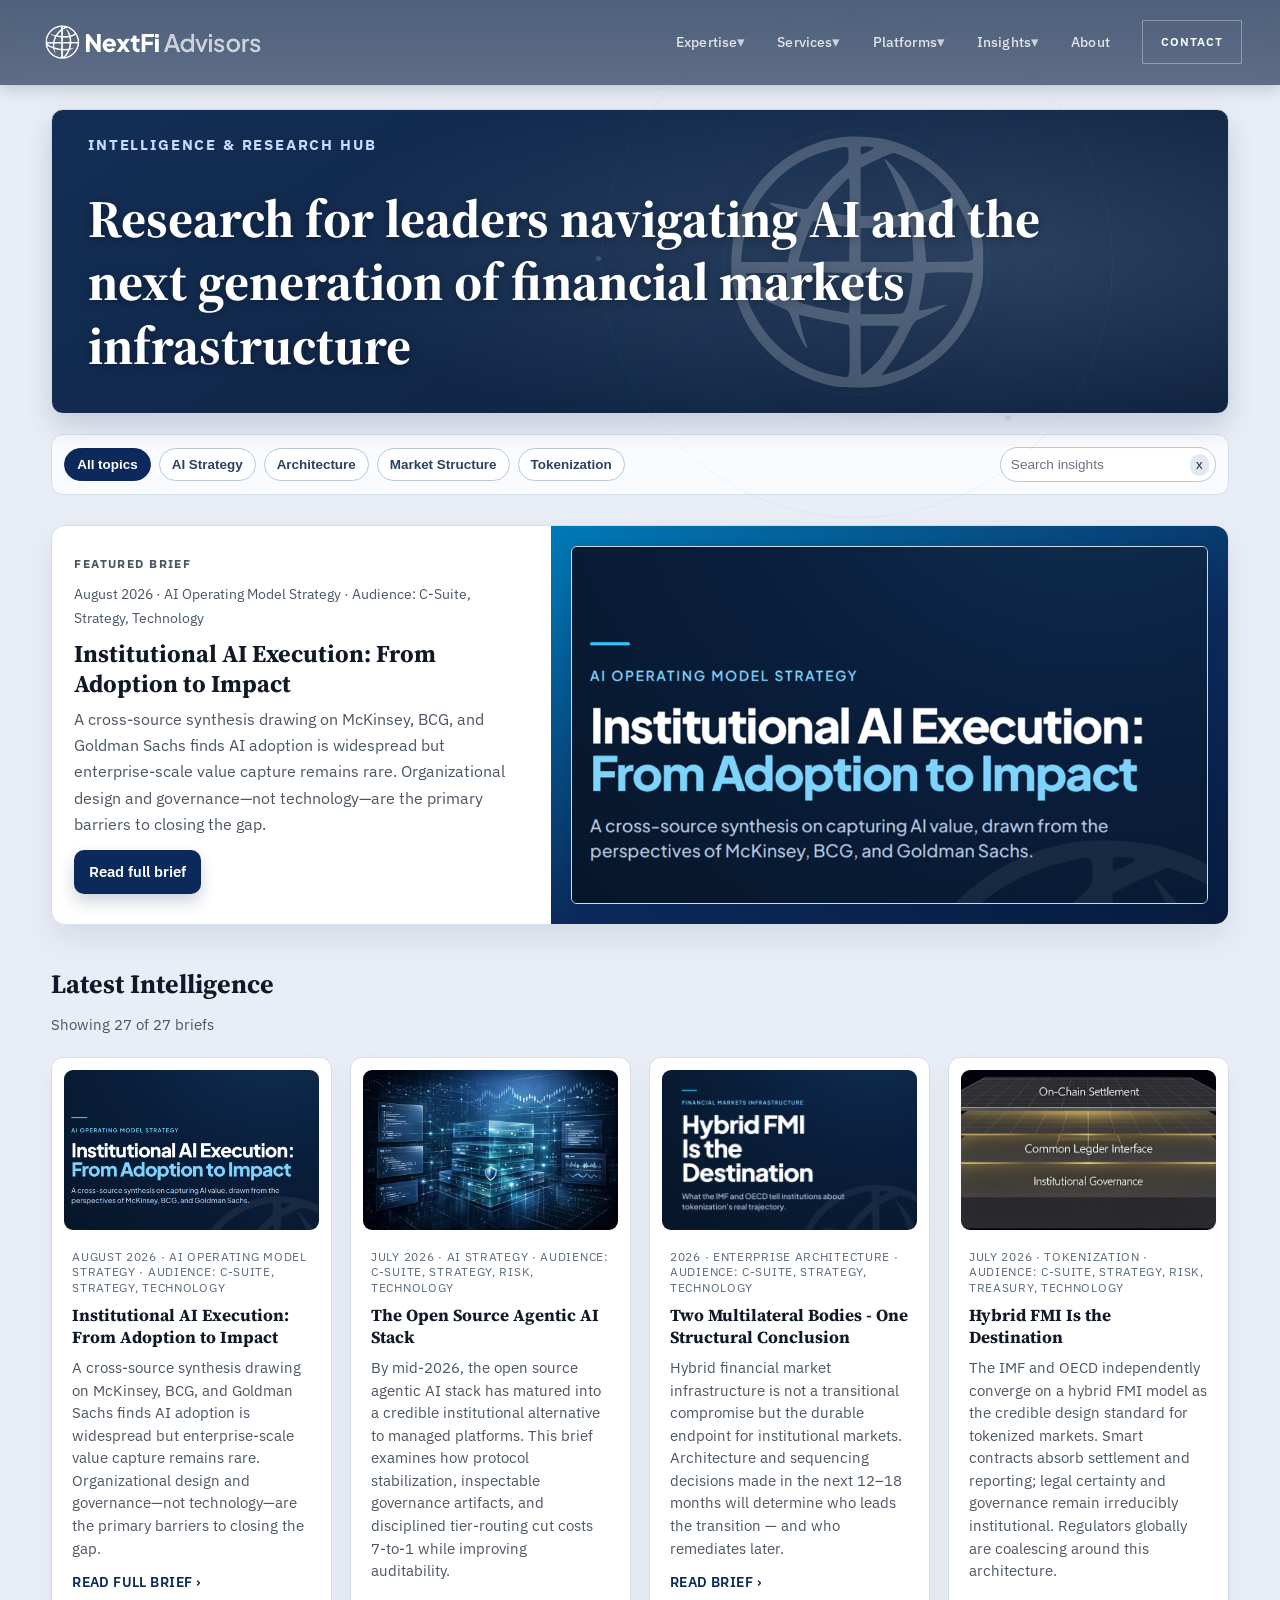
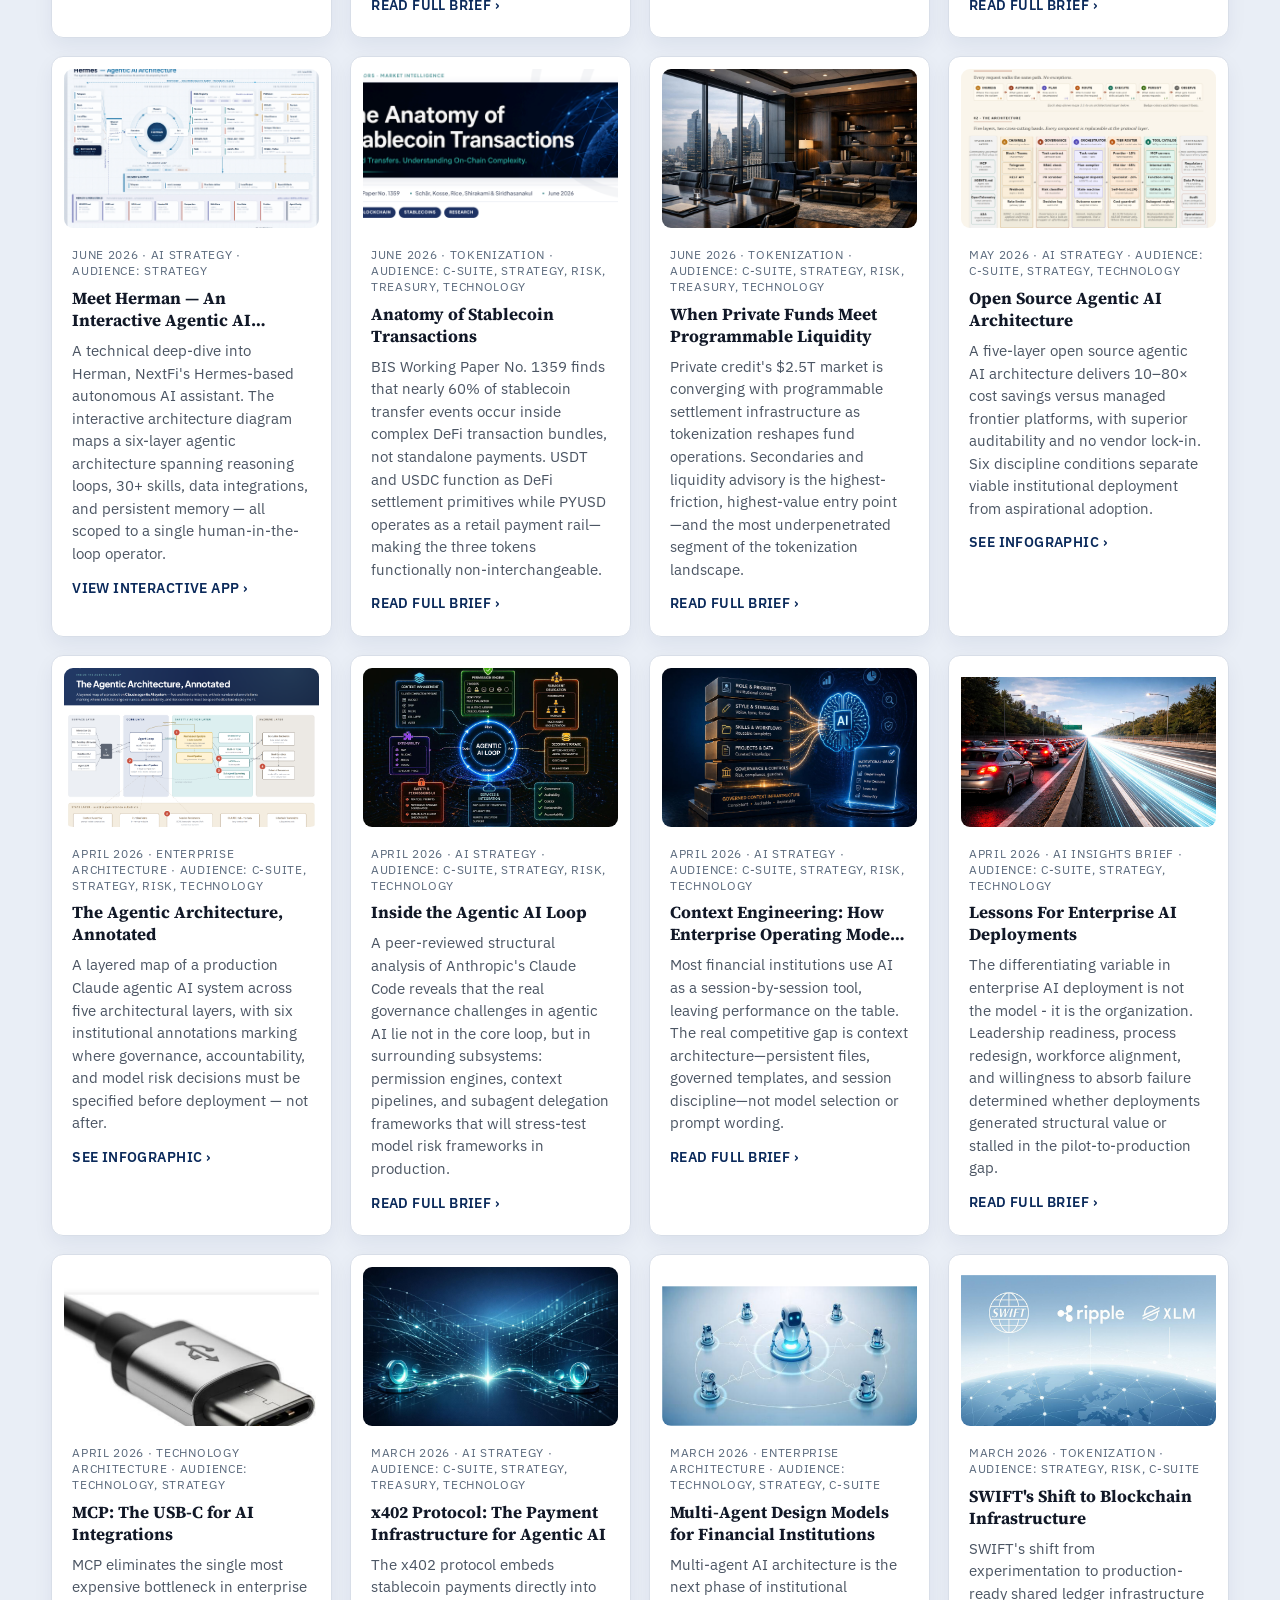
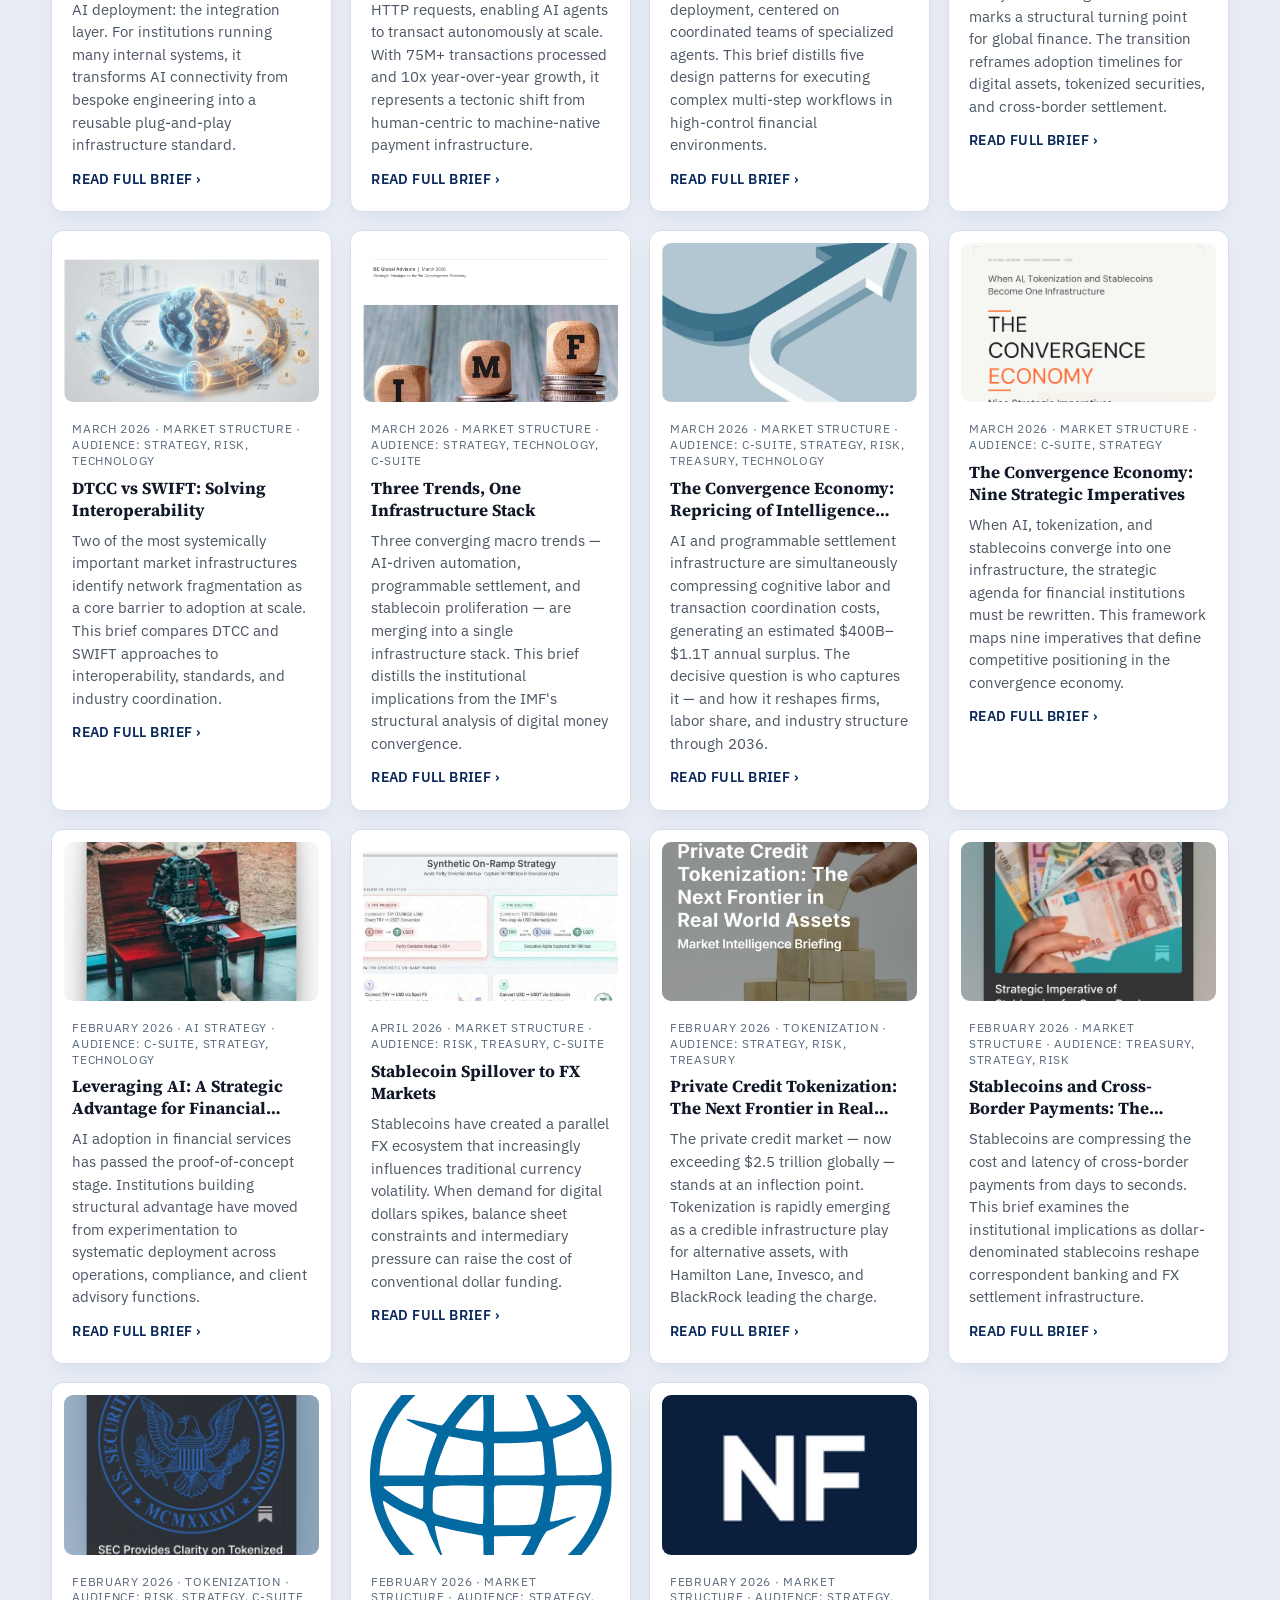
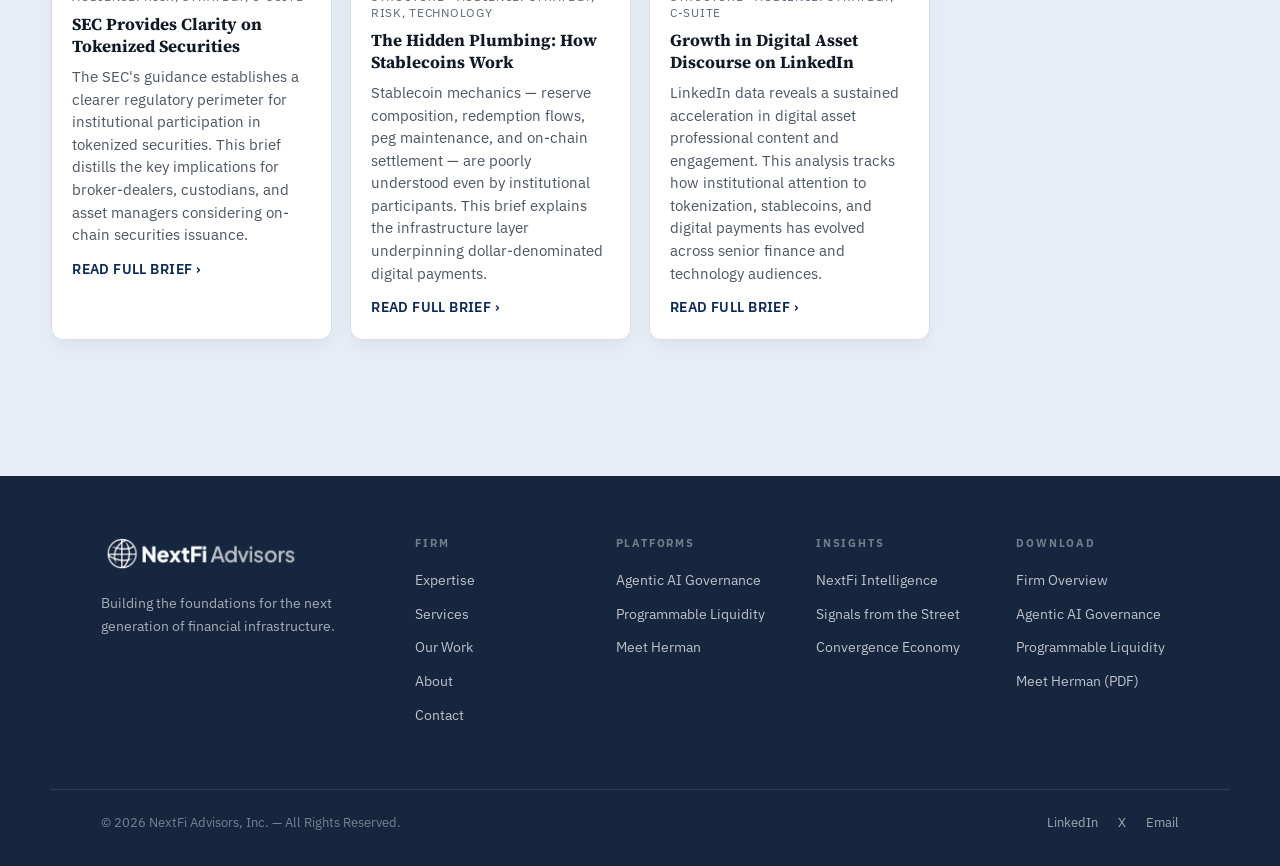
<file: index.html>
<!doctype html>
<html lang="en">
<head>
  <meta charset="utf-8" />
<!-- Google tag (gtag.js) -->
<script async src="https://www.googletagmanager.com/gtag/js?id=G-J8Z8PKZL3N"></script>
<script>
  window.dataLayer = window.dataLayer || [];
  function gtag(){dataLayer.push(arguments);}
  gtag('js', new Date());

  gtag('config', 'G-J8Z8PKZL3N');
</script>

  <meta name="viewport" content="width=device-width, initial-scale=1" />
  <title>NextFi Intelligence</title>
  <meta name="description" content="Research and intelligence briefs for leaders navigating AI, tokenization, and modern financial infrastructure." />
  <link rel="icon" type="image/png" href="assets/favicons/globe-navy.png" />
  <link rel="shortcut icon" type="image/png" href="assets/favicons/globe-navy.png" />
  <link rel="apple-touch-icon" href="assets/favicons/apple-touch-icon.png" />
  <link rel="preconnect" href="https://fonts.googleapis.com" />
  <link rel="preconnect" href="https://fonts.gstatic.com" crossorigin />
  <link href="https://fonts.googleapis.com/css2?family=IBM+Plex+Sans:wght@400;500;600;700&family=Source+Serif+4:opsz,wght@8..60,500;8..60,600;8..60,700&display=swap" rel="stylesheet" />
  <link rel="stylesheet" href="styles.css" />
  <script src="scripts/nav-parallax.js" defer></script>
  <script src="scripts/hub.js" defer></script>
</head>
<body>
  <header class="topbar" aria-label="Primary">
      <a class="brand" href="https://nextfiadvisors.com/" aria-label="NextFi Advisors home">
        <img src="assets/logo-reversed.png" alt="NextFi Advisors" />
      </a>
      <button class="mobile-nav-toggle" type="button" aria-label="Toggle menu" aria-expanded="false" aria-controls="primary-mobile-nav">
        <span class="mobile-nav-toggle-label">Menu</span>
      </button>
  <!-- PRIMARY-NAV-LEFT-START -->
      <nav id="primary-mobile-nav" class="nav nav-right" aria-label="Primary navigation">
        <div class="nav-item has-dropdown">
  <a href="https://nextfiadvisors.com/#work">Expertise</a>
  <ul class="nav-dropdown">
      <li><a href="https://nextfiadvisors.com/#expertise">Artificial Intelligence</a></li>
      <li><a href="https://nextfiadvisors.com/#expertise">Digital Assets &amp; Tokenization</a></li>
      <li><a href="https://nextfiadvisors.com/#work">Our Work</a></li>
      <li><a href="https://nextfiadvisors.com/our-work">Case Studies</a></li>
  </ul>
</div>
        <div class="nav-item has-dropdown">
  <a href="https://nextfiadvisors.com/#services">Services</a>
  <ul class="nav-dropdown">
      <li><a href="https://nextfiadvisors.com/#svc-01">Operating Model Strategy &amp; Design</a></li>
      <li><a href="https://nextfiadvisors.com/#svc-02">Enterprise Infrastructure</a></li>
      <li><a href="https://nextfiadvisors.com/#svc-03">Digital Assets &amp; DeFi Technology</a></li>
      <li><a href="https://nextfiadvisors.com/#svc-04">Program Leadership &amp; Execution</a></li>
  </ul>
</div>
        <div class="nav-item has-dropdown">
  <a href="https://nextfiadvisors.com/">Platforms</a>
  <ul class="nav-dropdown">
      <li><a href="https://agentic.nextfiadvisors.com/">Agentic AI Governance Review</a></li>
      <li><a href="https://nextfiadvisors.com/programmable-liquidity">Programmable Liquidity</a></li>
      <li><a href="https://nextfiadvisors.com/meet-herman/">Meet Herman</a></li>
  </ul>
</div>
        <div class="nav-item has-dropdown">
  <a href="index.html">Insights</a>
  <ul class="nav-dropdown nav-section-links">
      <li><a href="index.html">NextFi Intelligence</a></li>
      <li><a href="https://streetsignals.nextfiadvisors.com">Signals from the Street</a></li>
      <li><a href="https://thedisplacement.ai/">Convergence Economy</a></li>
  </ul>
</div>
  <a href="https://nextfiadvisors.com/#about">About</a>
  <a class="nav-cta" href="https://nextfiadvisors.com/#contact">Contact</a>
  <!-- PRIMARY-RIGHT-LINKS-START -->

<!-- PRIMARY-RIGHT-LINKS-END -->
</nav>
<!-- PRIMARY-NAV-LEFT-END -->
  </header>

  <main class="container">
    <section class="page-hero" aria-label="Page header">
      <div class="hero-copy">
        <p class="kicker">Intelligence &amp; Research Hub</p>
        <h1>Research for leaders navigating AI and the next generation of financial markets infrastructure</h1>
      </div>
      <div class="hero-visual" aria-hidden="true">
        <div class="globe-stage">
          <span class="ring r1"></span>
          <span class="ring r2"></span>
          <span class="ring r3"></span>
          <span class="spin">
            <span class="dot d1"></span>
            <span class="dot d2"></span>
            <span class="dot d3"></span>
          </span>
          <img class="globe-img" src="assets/hero/globe-white.svg" alt="" />
        </div>
      </div>
    </section>

    <section class="controls controls-top" aria-label="Topic filter and search">
      <div class="controls-toolbar">
        <div class="topic-pills" role="group" aria-label="Filter by topic">
          <button class="topic-pill active" type="button" data-topic-filter="all" aria-pressed="true">All topics</button>
          <button class="topic-pill" type="button" data-topic-filter="ai-strategy" aria-pressed="false">AI Strategy</button>
          <button class="topic-pill" type="button" data-topic-filter="enterprise-architecture" aria-pressed="false">Architecture</button>
          <button class="topic-pill" type="button" data-topic-filter="market-structure" aria-pressed="false">Market Structure</button>
          <button class="topic-pill" type="button" data-topic-filter="tokenization" aria-pressed="false">Tokenization</button>
        </div>
        <div class="nav-search controls-search">
          <label for="report-search" class="sr-only">Search reports</label>
          <input id="report-search" class="nav-search-input" type="search" placeholder="Search insights" aria-describedby="results-count" />
          <button id="clear-search" type="button" class="nav-clear-btn" aria-label="Clear search">x</button>
        </div>
      </div>
    </section>

                                                                                                                                                                                                                                        <article id="featured-brief" class="featured" aria-labelledby="featured-title" data-topic="ai-strategy" data-type="featured-brief" data-audience="c-suite,strategy,technology" data-title="Institutional AI Execution: From Adoption to Impact" data-summary="A cross-source synthesis drawing on McKinsey, BCG, and Goldman Sachs finds AI adoption is widespread but enterprise-scale value capture remains rare. Organizational design and governance—not technology—are the primary barriers to closing the gap.">
      <div class="featured-copy">
        <p class="kicker">Featured Brief</p>
        <p class="meta">August 2026 · AI Operating Model Strategy · Audience: C-Suite, Strategy, Technology</p>
        <h2 id="featured-title">Institutional AI Execution: From Adoption to Impact</h2>
        <p>A cross-source synthesis drawing on McKinsey, BCG, and Goldman Sachs finds AI adoption is widespread but enterprise-scale value capture remains rare. Organizational design and governance—not technology—are the primary barriers to closing the gap.</p>
        <div class="btn-group">
          <a class="btn" href="reports/institutional-ai-execution-from-adoption-to-impact.pdf" target="_blank" rel="noopener noreferrer">Read full brief</a>
        </div>
      </div>
      <div class="featured-panel">
        <figure class="featured-media">
          <img src="assets/report-covers/institutional-ai-execution-from-adoption-to-impact-thumb.png" alt="Cover of Institutional AI Execution: From Adoption to Impact" loading="lazy" />
          <figcaption>Featured brief cover</figcaption>
        </figure>
      </div>
    </article>
    <p id="featured-hidden-note" class="featured-hidden-note hidden">Featured brief is hidden because it does not match your current search/filter criteria.</p>

    <section aria-labelledby="latest-title">
      <div class="section-head">
        <h2 id="latest-title">Latest Intelligence</h2>
      </div>

      <p id="results-count" class="results-count" aria-live="polite">Showing 15 of 15 briefs</p>

      <div class="cards" id="report-cards">
        <article class="card" data-topic="ai-strategy" data-type="featured-brief" data-audience="c-suite,strategy,technology" data-title="Institutional AI Execution: From Adoption to Impact" data-summary="A cross-source synthesis drawing on McKinsey, BCG, and Goldman Sachs finds AI adoption is widespread but enterprise-scale value capture remains rare. Organizational design and governance—not technology—are the primary barriers to closing the gap.">
  <figure class="card-media">
    <img src="assets/report-covers/institutional-ai-execution-from-adoption-to-impact-thumb.png" alt="Cover of Institutional AI Execution: From Adoption to Impact" loading="lazy" />
  </figure>
  <div class="card-body">
    <p class="meta">August 2026 · AI Operating Model Strategy · Audience: C-Suite, Strategy, Technology</p>
    <h3>Institutional AI Execution: From Adoption to Impact</h3>
    <p>A cross-source synthesis drawing on McKinsey, BCG, and Goldman Sachs finds AI adoption is widespread but enterprise-scale value capture remains rare. Organizational design and governance—not technology—are the primary barriers to closing the gap.</p>
    <a href="reports/institutional-ai-execution-from-adoption-to-impact.pdf" target="_blank" rel="noopener noreferrer">Read full brief</a>
  </div>
</article>

        <article class="card" data-topic="ai-strategy,enterprise-architecture" data-type="featured-brief" data-audience="c-suite,strategy,risk,technology" data-title="The Open Source Agentic AI Stack" data-summary="By mid-2026, the open source agentic AI stack has matured into a credible institutional alternative to managed platforms. This brief examines how protocol stabilization, inspectable governance artifacts, and disciplined tier-routing cut costs 7-to-1 while improving auditability.">
  <figure class="card-media">
    <img src="assets/report-covers/the-open-source-agentic-ai-stack-thumb.png" alt="Cover of The Open Source Agentic AI Stack" loading="lazy" />
  </figure>
  <div class="card-body">
    <p class="meta">July 2026 · AI Strategy · Audience: C-Suite, Strategy, Risk, Technology</p>
    <h3>The Open Source Agentic AI Stack</h3>
    <p>By mid-2026, the open source agentic AI stack has matured into a credible institutional alternative to managed platforms. This brief examines how protocol stabilization, inspectable governance artifacts, and disciplined tier-routing cut costs 7-to-1 while improving auditability.</p>
    <a href="reports/the-open-source-agentic-ai-stack.pdf" target="_blank" rel="noopener noreferrer">Read full brief</a>
  </div>
</article>
        <article class="card" data-topic="market-structure,tokenization,enterprise-architecture" data-type="featured-brief" data-audience="c-suite,strategy,technology" data-title="Two Multilateral Bodies - One Structural Conclusion" data-summary="Hybrid financial market infrastructure is not a transitional compromise but the durable endpoint for institutional markets. Architecture and sequencing decisions made in the next 12–18 months will determine who leads the transition — and who remediates later.">
  <figure class="card-media">
    <img src="assets/report-covers/two-multilateral-bodies-one-structural-conclusion-thumb.png" alt="Cover Two Multilateral Bodies - One Structural Conclusion" loading="lazy" />
  </figure>
  <div class="card-body">
    <p class="meta">2026 · Enterprise Architecture · Audience: C-Suite, Strategy, Technology</p>
    <h3>Two Multilateral Bodies - One Structural Conclusion</h3>
    <p>Hybrid financial market infrastructure is not a transitional compromise but the durable endpoint for institutional markets. Architecture and sequencing decisions made in the next 12–18 months will determine who leads the transition — and who remediates later.</p>
    <a href="reports/two-multilateral-bodies-one-structural-conclusion.html" target="_blank" rel="noopener noreferrer">Read brief</a>
  </div>
</article>
        <article class="card" data-topic="enterprise-architecture,market-structure,tokenization" data-type="market-note" data-audience="c-suite,strategy,risk,treasury,technology" data-title="Hybrid FMI Is the Destination" data-summary="The IMF and OECD independently converge on a hybrid FMI model as the credible design standard for tokenized markets. Smart contracts absorb settlement and reporting; legal certainty and governance remain irreducibly institutional. Regulators globally are coalescing around this architecture.">
  <figure class="card-media">
    <img src="assets/report-covers/hybrid-fmi-is-the-destination-thumb.png" alt="Cover of Hybrid FMI Is the Destination" loading="lazy" />
  </figure>
  <div class="card-body">
    <p class="meta">July 2026 · Tokenization · Audience: C-Suite, Strategy, Risk, Treasury, Technology</p>
    <h3>Hybrid FMI Is the Destination</h3>
    <p>The IMF and OECD independently converge on a hybrid FMI model as the credible design standard for tokenized markets. Smart contracts absorb settlement and reporting; legal certainty and governance remain irreducibly institutional. Regulators globally are coalescing around this architecture.</p>
    <a href="reports/hybrid-fmi-is-the-destination.pdf" target="_blank" rel="noopener noreferrer">Read full brief</a>
  </div>
</article>
        <article class="card" data-topic="ai-strategy,market-structure" data-type="featured-brief" data-audience="strategy" data-title="Meet Herman — An Interactive Agentic AI Architecture Explainer" data-summary="A technical deep-dive into Herman, NextFi&#x27;s Hermes-based autonomous AI assistant. The interactive architecture diagram maps a six-layer agentic architecture spanning reasoning loops, 30+ skills, data integrations, and persistent memory — all scoped to a single human-in-the-loop operator.">
  <figure class="card-media">
    <img src="assets/report-covers/meet-herman-thumb.png" alt="Cover of Meet Herman" loading="lazy" />
  </figure>
  <div class="card-body">
    <p class="meta">June 2026 · AI Strategy · Audience: Strategy</p>
    <h3>Meet Herman — An Interactive Agentic AI Architecture Explainer</h3>
    <p>A technical deep-dive into Herman, NextFi's Hermes-based autonomous AI assistant. The interactive architecture diagram maps a six-layer agentic architecture spanning reasoning loops, 30+ skills, data integrations, and persistent memory — all scoped to a single human-in-the-loop operator.</p>
    <a href="https://nextfiadvisors.com/meet-herman/" target="_blank" rel="noopener noreferrer">View Interactive App</a>
  </div>
</article>
        <article class="card" data-topic="market-structure,tokenization" data-type="insight-brief" data-audience="c-suite,strategy,risk,treasury,technology" data-title="Anatomy of Stablecoin Transactions" data-summary="BIS Working Paper No. 1359 finds that nearly 60% of stablecoin transfer events occur inside complex DeFi transaction bundles, not standalone payments. USDT and USDC function as DeFi settlement primitives while PYUSD operates as a retail payment rail—making the three tokens functionally non-interchangeable.">
  <figure class="card-media">
    <img src="assets/report-covers/anatomy-of-stablecoin-transactions-thumb.png" alt="Cover of Anatomy of Stablecoin Transactions" loading="lazy" />
  </figure>
  <div class="card-body">
    <p class="meta">June 2026 · Tokenization · Audience: C-Suite, Strategy, Risk, Treasury, Technology</p>
    <h3>Anatomy of Stablecoin Transactions</h3>
    <p>BIS Working Paper No. 1359 finds that nearly 60% of stablecoin transfer events occur inside complex DeFi transaction bundles, not standalone payments. USDT and USDC function as DeFi settlement primitives while PYUSD operates as a retail payment rail—making the three tokens functionally non-interchangeable.</p>
    <a href="reports/anatomy-of-stablecoin-transactions.pdf" target="_blank" rel="noopener noreferrer">Read full brief</a>
  </div>
</article>
        <article class="card" data-topic="market-structure,tokenization" data-type="featured-brief" data-audience="c-suite,strategy,risk,treasury,technology" data-title="When Private Funds Meet Programmable Liquidity" data-summary="Private credit&#x27;s $2.5T market is converging with programmable settlement infrastructure as tokenization reshapes fund operations. Secondaries and liquidity advisory is the highest-friction, highest-value entry point—and the most underpenetrated segment of the tokenization landscape.">
  <figure class="card-media">
    <img src="assets/report-covers/when-private-funds-meet-programmable-liquidity-thumb.png" alt="Cover of When Private Funds Meet Programmable Liquidity" loading="lazy" />
  </figure>
  <div class="card-body">
    <p class="meta">June 2026 · Tokenization · Audience: c-suite, strategy, risk, treasury, technology</p>
    <h3>When Private Funds Meet Programmable Liquidity</h3>
    <p>Private credit's $2.5T market is converging with programmable settlement infrastructure as tokenization reshapes fund operations. Secondaries and liquidity advisory is the highest-friction, highest-value entry point—and the most underpenetrated segment of the tokenization landscape.</p>
    <a href="reports/when-private-funds-meet-programmable-liquidity.pdf" target="_blank" rel="noopener noreferrer">Read full brief</a>
  </div>
</article>
        <article class="card" data-topic="ai-strategy,enterprise-architecture" data-type="insight-brief" data-audience="c-suite,strategy,technology" data-title="Open Source Agentic AI Architecture" data-summary="A five-layer open source agentic AI architecture delivers 10–80× cost savings versus managed frontier platforms, with superior auditability and no vendor lock-in. Six discipline conditions separate viable institutional deployment from aspirational adoption.">
  <figure class="card-media">
    <img src="assets/report-covers/open-source-agentic-ai-architecture-thumb.png" alt="Cover of Open Source Agentic AI Architecture" loading="lazy" />
  </figure>
  <div class="card-body">
    <p class="meta">May 2026 · AI Strategy · Audience: C-Suite, Strategy, Technology</p>
    <h3>Open Source Agentic AI Architecture</h3>
    <p>A five-layer open source agentic AI architecture delivers 10–80× cost savings versus managed frontier platforms, with superior auditability and no vendor lock-in. Six discipline conditions separate viable institutional deployment from aspirational adoption.</p>
    <a href="reports/open-source-agentic-ai-architecture.pdf" target="_blank" rel="noopener noreferrer">See infographic</a>
  </div>
</article>
        <article class="card" data-topic="enterprise-architecture,ai-strategy" data-type="explainer" data-audience="c-suite,strategy,risk,technology" data-title="The Agentic Architecture, Annotated" data-summary="A layered map of a production Claude agentic AI system across five architectural layers, with six institutional annotations marking where governance, accountability, and model risk decisions must be specified before deployment — not after.">
  <figure class="card-media">
    <img src="assets/report-covers/the-agentic-architecture-annotated-thumb.png" alt="Cover of The Agentic Architecture, Annotated" loading="lazy" />
  </figure>
  <div class="card-body">
    <p class="meta">April 2026 · Enterprise Architecture · Audience: C-Suite, Strategy, Risk, Technology</p>
    <h3>The Agentic Architecture, Annotated</h3>
    <p>A layered map of a production Claude agentic AI system across five architectural layers, with six institutional annotations marking where governance, accountability, and model risk decisions must be specified before deployment — not after.</p>
    <a href="reports/the-agentic-architecture-annotated.pdf" target="_blank" rel="noopener noreferrer">See Infographic</a>
  </div>
</article>
        <article class="card" data-topic="ai-strategy,enterprise-architecture" data-type="insight-brief" data-audience="c-suite,strategy,risk,technology" data-title="Inside the Agentic AI Loop" data-summary="A peer-reviewed structural analysis of Anthropic&#x27;s Claude Code reveals that the real governance challenges in agentic AI lie not in the core loop, but in surrounding subsystems: permission engines, context pipelines, and subagent delegation frameworks that will stress-test model risk frameworks in production.">
  <figure class="card-media">
    <img src="assets/report-covers/inside-the-agentic-ai-loop-thumb.png" alt="Cover of Inside the Agentic AI Loop" loading="lazy" />
  </figure>
  <div class="card-body">
    <p class="meta">April 2026 · AI Strategy · Audience: C-Suite, Strategy, Risk, Technology</p>
    <h3>Inside the Agentic AI Loop</h3>
    <p>A peer-reviewed structural analysis of Anthropic's Claude Code reveals that the real governance challenges in agentic AI lie not in the core loop, but in surrounding subsystems: permission engines, context pipelines, and subagent delegation frameworks that will stress-test model risk frameworks in production.</p>
    <a href="reports/inside-the-agentic-ai-loop.pdf" target="_blank" rel="noopener noreferrer">Read full brief</a>
  </div>
</article>
        <article class="card" data-topic="ai-strategy" data-type="featured-brief" data-audience="c-suite,strategy,risk,technology" data-title="Context Engineering: How Enterprise Operating Models Impact AI Performance &amp; Output" data-summary="Most financial institutions use AI as a session-by-session tool, leaving performance on the table. The real competitive gap is context architecture—persistent files, governed templates, and session discipline—not model selection or prompt wording.">
  <figure class="card-media">
    <img src="assets/report-covers/context-engineering-how-enterprise-operating-models-impact-ai-performance-and-ou-thumb.png" alt="Cover of Context Engineering: How Enterprise Operating Models Impact AI Performance &amp; Output" loading="lazy" />
  </figure>
  <div class="card-body">
    <p class="meta">April 2026 · AI Strategy · Audience: C-Suite, Strategy, Risk, Technology</p>
    <h3>Context Engineering: How Enterprise Operating Models Impact AI Performance &amp; Output</h3>
    <p>Most financial institutions use AI as a session-by-session tool, leaving performance on the table. The real competitive gap is context architecture—persistent files, governed templates, and session discipline—not model selection or prompt wording.</p>
    <a href="reports/context-engineering-how-enterprise-operating-models-impact-ai-performance-and-ou.pdf" target="_blank" rel="noopener noreferrer">Read full brief</a>
  </div>
</article>
        <article class="card" data-topic="ai-strategy,enterprise-architecture" data-type="insight-brief" data-audience="c-suite,strategy,technology" data-title="Lessons For Enterprise AI Deployments" data-summary="The differentiating variable in enterprise AI deployment is not the model - it is the organization. Leadership readiness, process redesign, workforce alignment, and willingness to absorb failure determined whether deployments generated structural value or stalled in the pilot-to-production gap.">
  <figure class="card-media">
    <img src="assets/report-covers/lessons-enterprise-ai-deployments-thumb.png" alt="Cover of Lessons For Enterprise AI Deployments" loading="lazy" />
  </figure>
  <div class="card-body">
    <p class="meta">April 2026 · AI Insights Brief · Audience: C-Suite, Strategy, Technology</p>
    <h3>Lessons For Enterprise AI Deployments</h3>
    <p>The differentiating variable in enterprise AI deployment is not the model - it is the organization. Leadership readiness, process redesign, workforce alignment, and willingness to absorb failure determined whether deployments generated structural value or stalled in the pilot-to-production gap.</p>
    <a href="https://img1.wsimg.com/blobby/go/69c98e24-9280-42db-9e35-615f225a71b3/LessonsForEnterpriseAIDeployments_Next-6556a46.pdf" target="_blank" rel="noopener noreferrer">Read full brief</a>
  </div>
</article>
        <article class="card" data-topic="enterprise-architecture,ai-strategy" data-type="explainer" data-audience="technology,strategy" data-title="MCP: The USB-C for AI Integrations" data-summary="MCP eliminates the single most expensive bottleneck in enterprise AI deployment: the integration layer. For institutions running many internal systems, it transforms AI connectivity from bespoke engineering into a reusable plug-and-play infrastructure standard.">
  <figure class="card-media">
    <img src="assets/report-covers/mcp-usb-c-ai-integrations-thumb.png" alt="Cover of MCP: The USB-C for AI Integrations" loading="lazy" />
  </figure>
  <div class="card-body">
    <p class="meta">April 2026 · Technology Architecture · Audience: Technology, Strategy</p>
    <h3>MCP: The USB-C for AI Integrations</h3>
    <p>MCP eliminates the single most expensive bottleneck in enterprise AI deployment: the integration layer. For institutions running many internal systems, it transforms AI connectivity from bespoke engineering into a reusable plug-and-play infrastructure standard.</p>
    <a href="https://img1.wsimg.com/blobby/go/69c98e24-9280-42db-9e35-615f225a71b3/MCP_USB-C_ForAI_v1.pdf" target="_blank" rel="noopener noreferrer">Read full brief</a>
  </div>
</article>
        <article class="card" data-topic="ai-strategy,market-structure" data-type="insight-brief" data-audience="c-suite,strategy,treasury,technology" data-title="x402 Protocol: The Payment Infrastructure for Agentic AI" data-summary="The x402 protocol embeds stablecoin payments directly into HTTP requests, enabling AI agents to transact autonomously at scale. With 75M+ transactions processed and 10x year-over-year growth, it represents a tectonic shift from human-centric to machine-native payment infrastructure.">
  <figure class="card-media">
    <img src="assets/report-covers/x402-protocol-the-payment-infrastructure-for-agentic-ai-thumb.png" alt="Cover of x402 Protocol: The Payment Infrastructure for Agentic AI" loading="lazy" />
  </figure>
  <div class="card-body">
    <p class="meta">March 2026 · AI Strategy · Audience: C-Suite, Strategy, Treasury, Technology</p>
    <h3>x402 Protocol: The Payment Infrastructure for Agentic AI</h3>
    <p>The x402 protocol embeds stablecoin payments directly into HTTP requests, enabling AI agents to transact autonomously at scale. With 75M+ transactions processed and 10x year-over-year growth, it represents a tectonic shift from human-centric to machine-native payment infrastructure.</p>
    <a href="reports/x402-protocol-the-payment-infrastructure-for-agentic-ai.pdf" target="_blank" rel="noopener noreferrer">Read full brief</a>
  </div>
</article>
        <article class="card" data-topic="enterprise-architecture,ai-strategy" data-type="insight-brief" data-audience="technology,strategy,c-suite" data-title="Multi-Agent Design Models for Financial Institutions" data-summary="Multi-agent AI architecture is the next phase of institutional deployment, centered on coordinated teams of specialized agents. This brief distills five design patterns for executing complex multi-step workflows in high-control financial environments.">
  <figure class="card-media">
    <img src="assets/report-covers/multi-agent-design-models-for-financial-institutions-thumb.png" alt="Cover of Multi-Agent Design Models for Financial Institutions" loading="lazy" />
  </figure>
  <div class="card-body">
    <p class="meta">March 2026 · Enterprise Architecture · Audience: Technology, Strategy, C-Suite</p>
    <h3>Multi-Agent Design Models for Financial Institutions</h3>
    <p>Multi-agent AI architecture is the next phase of institutional deployment, centered on coordinated teams of specialized agents. This brief distills five design patterns for executing complex multi-step workflows in high-control financial environments.</p>
    <a href="https://img1.wsimg.com/blobby/go/69c98e24-9280-42db-9e35-615f225a71b3/MultiAgentSystemsForFIs_NextFi_v5.pdf" target="_blank" rel="noopener noreferrer">Read full brief</a>
  </div>
</article>
        <article class="card" data-topic="tokenization,market-structure,enterprise-architecture" data-type="deep-dive" data-audience="strategy,risk,c-suite" data-title="SWIFT&#x27;s Shift to Blockchain Infrastructure" data-summary="SWIFT&#x27;s shift from experimentation to production-ready shared ledger infrastructure marks a structural turning point for global finance. The transition reframes adoption timelines for digital assets, tokenized securities, and cross-border settlement.">
  <figure class="card-media">
    <img src="assets/report-covers/swifts-shift-to-blockchain-infrastructure-thumb.png" alt="Cover of SWIFT&#x27;s Shift to Blockchain Infrastructure" loading="lazy" />
  </figure>
  <div class="card-body">
    <p class="meta">March 2026 · Tokenization · Audience: Strategy, Risk, C-Suite</p>
    <h3>SWIFT's Shift to Blockchain Infrastructure</h3>
    <p>SWIFT's shift from experimentation to production-ready shared ledger infrastructure marks a structural turning point for global finance. The transition reframes adoption timelines for digital assets, tokenized securities, and cross-border settlement.</p>
    <a href="https://img1.wsimg.com/blobby/go/69c98e24-9280-42db-9e35-615f225a71b3/SwiftShiftToBlockchain_Final_v.2.pdf" target="_blank" rel="noopener noreferrer">Read full brief</a>
  </div>
</article>
        <article class="card" data-topic="market-structure,tokenization" data-type="market-note" data-audience="strategy,risk,technology" data-title="DTCC vs SWIFT: Solving Interoperability" data-summary="Two of the most systemically important market infrastructures identify network fragmentation as a core barrier to adoption at scale. This brief compares DTCC and SWIFT approaches to interoperability, standards, and industry coordination.">
  <figure class="card-media">
    <img src="assets/report-covers/dtcc-vs-swift-solving-interoperability-thumb.png" alt="Cover of DTCC vs SWIFT: Solving Interoperability" loading="lazy" />
  </figure>
  <div class="card-body">
    <p class="meta">March 2026 · Market Structure · Audience: Strategy, Risk, Technology</p>
    <h3>DTCC vs SWIFT: Solving Interoperability</h3>
    <p>Two of the most systemically important market infrastructures identify network fragmentation as a core barrier to adoption at scale. This brief compares DTCC and SWIFT approaches to interoperability, standards, and industry coordination.</p>
    <a href="https://img1.wsimg.com/blobby/go/69c98e24-9280-42db-9e35-615f225a71b3/SWIFT%26DTCC_IntelligenceBrief_v.2.pdf" target="_blank" rel="noopener noreferrer">Read full brief</a>
  </div>
</article>
        <article class="card" data-topic="market-structure,tokenization" data-type="insight-brief" data-audience="strategy,technology,c-suite" data-title="Three Trends, One Infrastructure Stack" data-summary="Three converging macro trends — AI-driven automation, programmable settlement, and stablecoin proliferation — are merging into a single infrastructure stack. This brief distills the institutional implications from the IMF&#x27;s structural analysis of digital money convergence.">
  <figure class="card-media">
    <img src="assets/report-covers/three-trends-infrastructure-stack-thumb.png" alt="Cover of Three Trends, One Infrastructure Stack" loading="lazy" />
  </figure>
  <div class="card-body">
    <p class="meta">March 2026 · Market Structure · Audience: Strategy, Technology, C-Suite</p>
    <h3>Three Trends, One Infrastructure Stack</h3>
    <p>Three converging macro trends — AI-driven automation, programmable settlement, and stablecoin proliferation — are merging into a single infrastructure stack. This brief distills the institutional implications from the IMF's structural analysis of digital money convergence.</p>
    <a href="reports/Three%20Trends%20One%20Infrastructure%20Stack.pdf" target="_blank" rel="noopener noreferrer">Read full brief</a>
  </div>
</article>
        <article class="card" data-topic="ai-strategy,market-structure" data-type="deep-dive" data-audience="c-suite,strategy,risk,technology" data-title="The Convergence Economy: Repricing of Intelligence and Transactions" data-summary="AI and programmable settlement infrastructure are simultaneously compressing cognitive labor and transaction coordination costs, generating an estimated $400B–$1.1T annual surplus. The decisive question is who captures it — and how it reshapes firms, labor share, and industry structure through 2036.">
  <figure class="card-media">
    <img src="assets/report-covers/the-convergence-economy-repricing-of-intelligence-and-transactions-thumb.png" alt="Cover of The Convergence Economy: Repricing of Intelligence and Transactions" loading="lazy" />
  </figure>
  <div class="card-body">
    <p class="meta">March 2026 · Market Structure · Audience: C-Suite, Strategy, Risk, Treasury, Technology</p>
    <h3>The Convergence Economy: Repricing of Intelligence and Transactions</h3>
    <p>AI and programmable settlement infrastructure are simultaneously compressing cognitive labor and transaction coordination costs, generating an estimated $400B–$1.1T annual surplus. The decisive question is who captures it — and how it reshapes firms, labor share, and industry structure through 2036.</p>
    <a href="reports/the-convergence-economy-repricing-of-intelligence-and-transactions.pdf" target="_blank" rel="noopener noreferrer">Read full brief</a>
  </div>
</article>
        <article class="card" data-topic="market-structure,ai-strategy" data-type="deep-dive" data-audience="c-suite,strategy" data-title="The Convergence Economy: Nine Strategic Imperatives" data-summary="When AI, tokenization, and stablecoins converge into one infrastructure, the strategic agenda for financial institutions must be rewritten. This framework maps nine imperatives that define competitive positioning in the convergence economy.">
  <figure class="card-media">
    <img src="assets/report-covers/convergence-strategic-imperatives-thumb.png" alt="Cover of The Convergence Economy: Nine Strategic Imperatives" loading="lazy" />
  </figure>
  <div class="card-body">
    <p class="meta">March 2026 · Market Structure · Audience: C-Suite, Strategy</p>
    <h3>The Convergence Economy: Nine Strategic Imperatives</h3>
    <p>When AI, tokenization, and stablecoins converge into one infrastructure, the strategic agenda for financial institutions must be rewritten. This framework maps nine imperatives that define competitive positioning in the convergence economy.</p>
    <a href="reports/convergence_carousel_light.pdf" target="_blank" rel="noopener noreferrer">Read full brief</a>
  </div>
</article>
        <article class="card" data-topic="ai-strategy,enterprise-architecture" data-type="insight-brief" data-audience="c-suite,strategy,technology" data-title="Leveraging AI: A Strategic Advantage for Financial Institutions" data-summary="AI adoption in financial services has passed the proof-of-concept stage. Institutions building structural advantage have moved from experimentation to systematic deployment across operations, compliance, and client advisory functions.">
  <figure class="card-media">
    <img src="assets/report-covers/x402 (3).jpg" alt="Cover of Leveraging AI: A Strategic Advantage for Financial Institutions" loading="lazy" />
  </figure>
  <div class="card-body">
    <p class="meta">February 2026 · AI Strategy · Audience: C-Suite, Strategy, Technology</p>
    <h3>Leveraging AI: A Strategic Advantage for Financial Institutions</h3>
    <p>AI adoption in financial services has passed the proof-of-concept stage. Institutions building structural advantage have moved from experimentation to systematic deployment across operations, compliance, and client advisory functions.</p>
    <a href="reports/LeveragingAI-A%20StrategicAdvantage_18Feb2026.pdf" target="_blank" rel="noopener noreferrer">Read full brief</a>
  </div>
</article>
        <article class="card" data-topic="tokenization,market-structure" data-type="market-note" data-audience="risk,treasury,c-suite" data-title="Stablecoin Spillover to FX Markets" data-summary="Stablecoins have created a parallel FX ecosystem that increasingly influences traditional currency volatility. When demand for digital dollars spikes, balance sheet constraints and intermediary pressure can raise the cost of conventional dollar funding.">
  <figure class="card-media">
    <img src="assets/report-covers/stablecoin-spillover-fx-markets-thumb.png" alt="Cover of Stablecoin Spillover to FX Markets" loading="lazy" />
  </figure>
  <div class="card-body">
    <p class="meta">April 2026 · Market Structure · Audience: Risk, Treasury, C-Suite</p>
    <h3>Stablecoin Spillover to FX Markets</h3>
    <p>Stablecoins have created a parallel FX ecosystem that increasingly influences traditional currency volatility. When demand for digital dollars spikes, balance sheet constraints and intermediary pressure can raise the cost of conventional dollar funding.</p>
    <a href="https://img1.wsimg.com/blobby/go/69c98e24-9280-42db-9e35-615f225a71b3/NextFi_FX_Spillover_Brief_v2.pdf" target="_blank" rel="noopener noreferrer">Read full brief</a>
  </div>
</article>
        <article class="card" data-topic="tokenization,enterprise-architecture" data-type="insight-brief" data-audience="strategy,risk,treasury" data-title="Private Credit Tokenization: The Next Frontier in Real World Assets" data-summary="The private credit market — now exceeding $2.5 trillion globally — stands at an inflection point. Tokenization is rapidly emerging as a credible infrastructure play for alternative assets, with Hamilton Lane, Invesco, and BlackRock leading the charge.">
  <figure class="card-media">
    <img src="assets/report-covers/Image - no preview - square 2.jpg" alt="Cover of Private Credit Tokenization: The Next Frontier in Real World Assets" loading="lazy" />
  </figure>
  <div class="card-body">
    <p class="meta">February 2026 · Tokenization · Audience: Strategy, Risk, Treasury</p>
    <h3>Private Credit Tokenization: The Next Frontier in Real World Assets</h3>
    <p>The private credit market — now exceeding $2.5 trillion globally — stands at an inflection point. Tokenization is rapidly emerging as a credible infrastructure play for alternative assets, with Hamilton Lane, Invesco, and BlackRock leading the charge.</p>
    <a href="reports/BEGA_PrivateCreditRWA_Brief_24Feb26_v2.pdf" target="_blank" rel="noopener noreferrer">Read full brief</a>
  </div>
</article>
        <article class="card" data-topic="market-structure,tokenization" data-type="insight-brief" data-audience="treasury,strategy,risk" data-title="Stablecoins and Cross-Border Payments: The Strategic Imperative" data-summary="Stablecoins are compressing the cost and latency of cross-border payments from days to seconds. This brief examines the institutional implications as dollar-denominated stablecoins reshape correspondent banking and FX settlement infrastructure.">
  <figure class="card-media">
    <img src="assets/report-covers/StablecoinImperative (2).jpg" alt="Cover of Stablecoins and Cross-Border Payments: The Strategic Imperative" loading="lazy" />
  </figure>
  <div class="card-body">
    <p class="meta">February 2026 · Market Structure · Audience: Treasury, Strategy, Risk</p>
    <h3>Stablecoins and Cross-Border Payments: The Strategic Imperative</h3>
    <p>Stablecoins are compressing the cost and latency of cross-border payments from days to seconds. This brief examines the institutional implications as dollar-denominated stablecoins reshape correspondent banking and FX settlement infrastructure.</p>
    <a href="reports/BEGA_StablecoinsCross-Border%20Payments_24Feb2026.pdf" target="_blank" rel="noopener noreferrer">Read full brief</a>
  </div>
</article>
        <article class="card" data-topic="tokenization" data-type="market-note" data-audience="risk,strategy,c-suite" data-title="SEC Provides Clarity on Tokenized Securities" data-summary="The SEC&#x27;s guidance establishes a clearer regulatory perimeter for institutional participation in tokenized securities. This brief distills the key implications for broker-dealers, custodians, and asset managers considering on-chain securities issuance.">
  <figure class="card-media">
    <img src="assets/report-covers/SEC3.jpg" alt="Cover of SEC Provides Clarity on Tokenized Securities" loading="lazy" />
  </figure>
  <div class="card-body">
    <p class="meta">February 2026 · Tokenization · Audience: Risk, Strategy, C-Suite</p>
    <h3>SEC Provides Clarity on Tokenized Securities</h3>
    <p>The SEC's guidance establishes a clearer regulatory perimeter for institutional participation in tokenized securities. This brief distills the key implications for broker-dealers, custodians, and asset managers considering on-chain securities issuance.</p>
    <a href="reports/SEC-Letter%20on%20Tokenized%20Securities_18F-dc69886.pdf" target="_blank" rel="noopener noreferrer">Read full brief</a>
  </div>
</article>
        <article class="card" data-topic="market-structure,tokenization" data-type="explainer" data-audience="strategy,risk,technology" data-title="The Hidden Plumbing: How Stablecoins Work" data-summary="Stablecoin mechanics — reserve composition, redemption flows, peg maintenance, and on-chain settlement — are poorly understood even by institutional participants. This brief explains the infrastructure layer underpinning dollar-denominated digital payments.">
  <figure class="card-media">
    <img src="assets/logos/logo-globe-brand.svg" alt="Cover of The Hidden Plumbing: How Stablecoins Work" loading="lazy" />
  </figure>
  <div class="card-body">
    <p class="meta">February 2026 · Market Structure · Audience: Strategy, Risk, Technology</p>
    <h3>The Hidden Plumbing: How Stablecoins Work</h3>
    <p>Stablecoin mechanics — reserve composition, redemption flows, peg maintenance, and on-chain settlement — are poorly understood even by institutional participants. This brief explains the infrastructure layer underpinning dollar-denominated digital payments.</p>
    <a href="reports/Hidden_Plumbing_Stablecoins_19Feb2026.pdf" target="_blank" rel="noopener noreferrer">Read full brief</a>
  </div>
</article>
        <article class="card" data-topic="market-structure.tokenization" data-type="market-note" data-audience="strategy,c-suite" data-title="Growth in Digital Asset Discourse on LinkedIn" data-summary="LinkedIn data reveals a sustained acceleration in digital asset professional content and engagement. This analysis tracks how institutional attention to tokenization, stablecoins, and digital payments has evolved across senior finance and technology audiences.">
  <figure class="card-media">
    <img src="assets/favicons/apple-touch-icon.png" alt="Cover of Growth in Digital Asset Discourse on LinkedIn" loading="lazy" />
  </figure>
  <div class="card-body">
    <p class="meta">February 2026 · Market Structure · Audience: Strategy, C-Suite</p>
    <h3>Growth in Digital Asset Discourse on LinkedIn</h3>
    <p>LinkedIn data reveals a sustained acceleration in digital asset professional content and engagement. This analysis tracks how institutional attention to tokenization, stablecoins, and digital payments has evolved across senior finance and technology audiences.</p>
    <a href="reports/LinkedInAnalysis_19Feb2026_v.02.pdf" target="_blank" rel="noopener noreferrer">Read full brief</a>
  </div>
</article>
      </div>
      <p id="no-results" class="no-results hidden">No reports match your topic and keyword search. Try another combination.</p>
    </section>

  </main>
  <footer class="site-footer">
      <div class="footer-top">
        <div class="footer-brand">
          <img src="assets/logo-reversed.png" alt="NextFi Advisors" class="footer-logo" />
          <p>Building the foundations for the next generation of financial infrastructure.</p>
        </div>
        <div class="footer-links">
          <h4>Firm</h4>
          <a href="https://nextfiadvisors.com/#expertise">Expertise</a>
          <a href="https://nextfiadvisors.com/#services">Services</a>
          <a href="https://nextfiadvisors.com/our-work">Our Work</a>
          <a href="https://nextfiadvisors.com/#about">About</a>
          <a href="https://nextfiadvisors.com/contact">Contact</a>
        </div>
        <div class="footer-links">
          <h4>Platforms</h4>
          <a href="https://agentic.nextfiadvisors.com/">Agentic AI Governance</a>
          <a href="https://nextfiadvisors.com/programmable-liquidity">Programmable Liquidity</a>
          <a href="https://nextfiadvisors.com/meet-herman/">Meet Herman</a>
        </div>
        <div class="footer-links">
          <h4>Insights</h4>
          <a href="https://intelligence.nextfiadvisors.com" target="_blank" rel="noopener noreferrer">NextFi Intelligence</a>
          <a href="https://streetsignals.nextfiadvisors.com/">Signals from the Street</a>
          <a href="https://thedisplacement.ai/">Convergence Economy</a>
        </div>
        <div class="footer-links">
          <h4>Download</h4>
          <a href="https://nextfiadvisors.com/documents/firm-overview" target="_blank" rel="noopener noreferrer">Firm Overview</a>
          <a href="https://nextfiadvisors.com/documents/agentic-ai-governance-review" target="_blank" rel="noopener noreferrer">Agentic AI Governance</a>
          <a href="https://nextfiadvisors.com/documents/secondaries-brochure" target="_blank" rel="noopener noreferrer">Programmable Liquidity</a>
          <a href="https://nextfiadvisors.com/documents/meet-herman.pdf" target="_blank" rel="noopener noreferrer">Meet Herman (PDF)</a>
        </div>
      </div>
      <div class="footer-bottom">
        <p>&copy; 2026 NextFi Advisors, Inc. &mdash; All Rights Reserved.</p>
        <div class="footer-socials" aria-label="Social links">
          <a href="https://www.linkedin.com/in/barry-eisenberg/" target="_blank" rel="noopener noreferrer">LinkedIn</a>
          <a href="https://www.x.com/NextfiAdvisors" target="_blank" rel="noopener noreferrer">X</a>
          <a href="mailto:info@nextfiadvisors.com">Email</a>
        </div>
      </div>
  </footer>
</body>
</html>
</file>
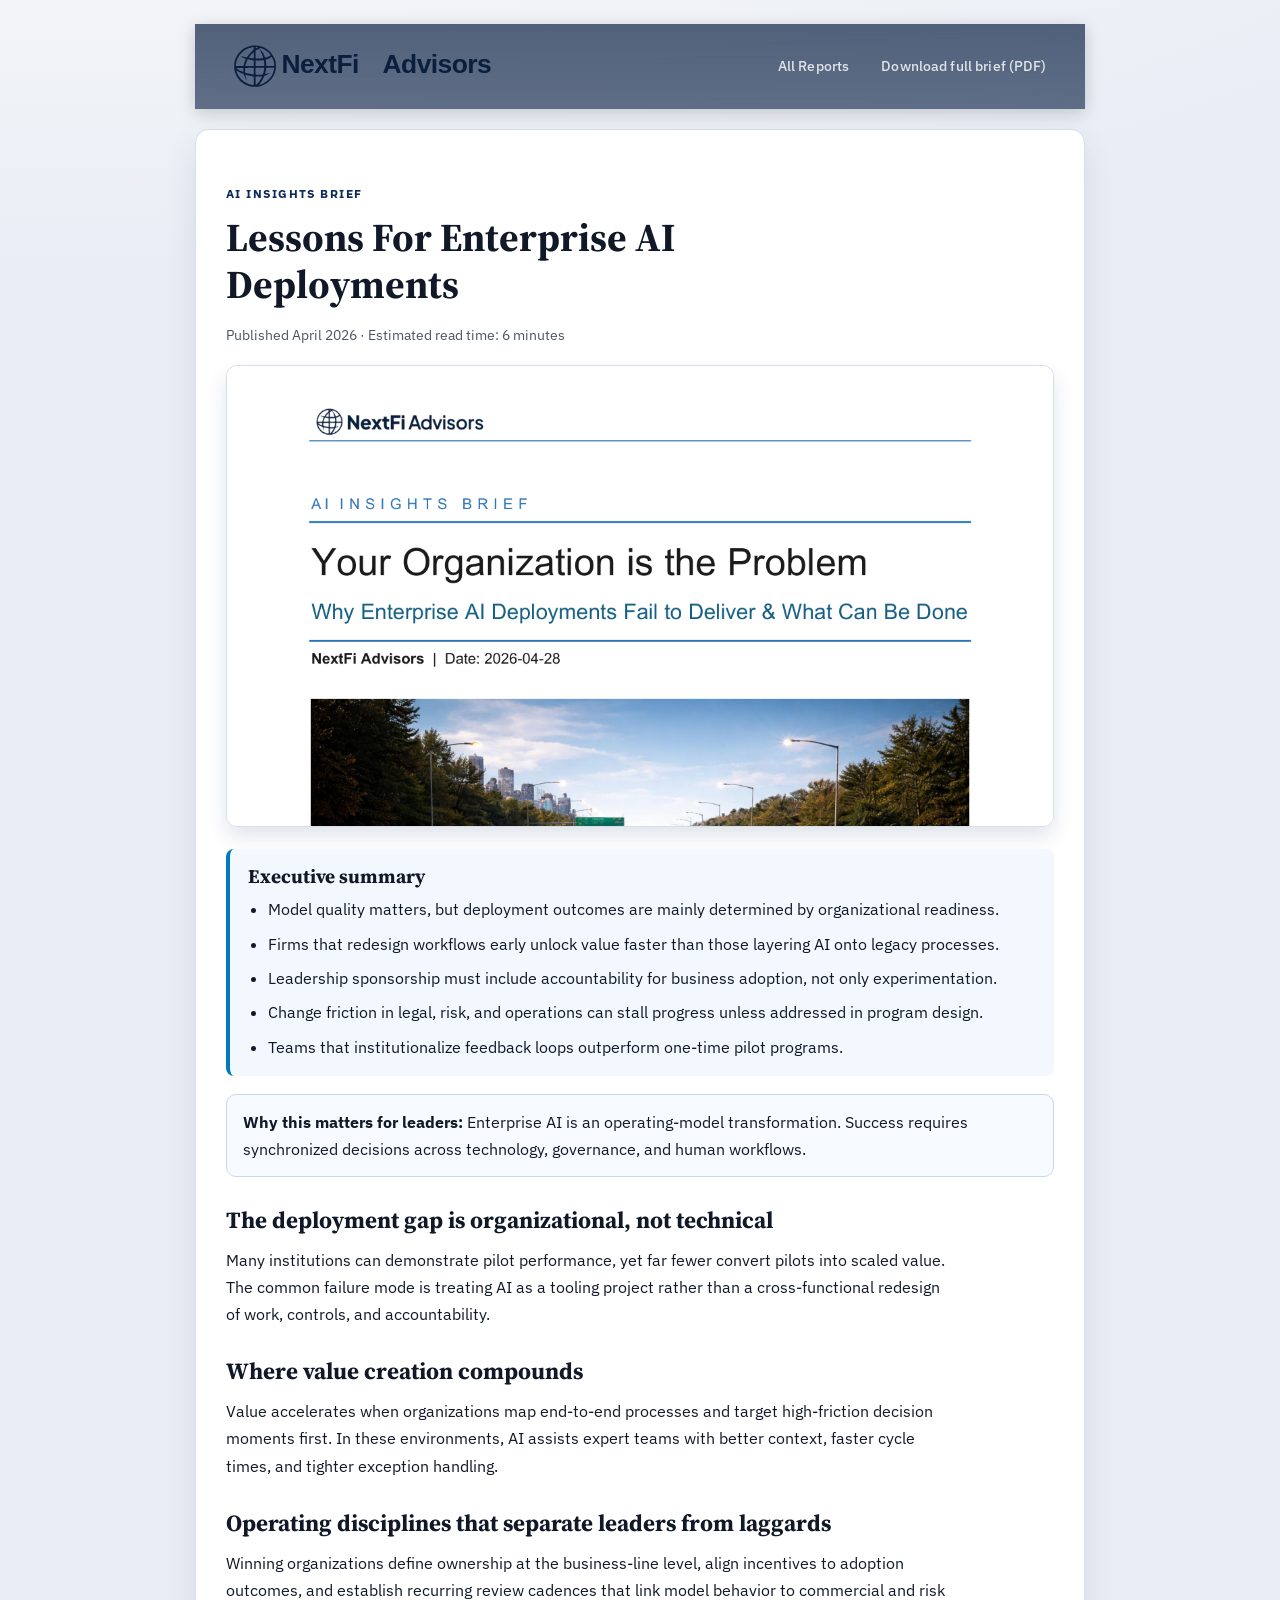
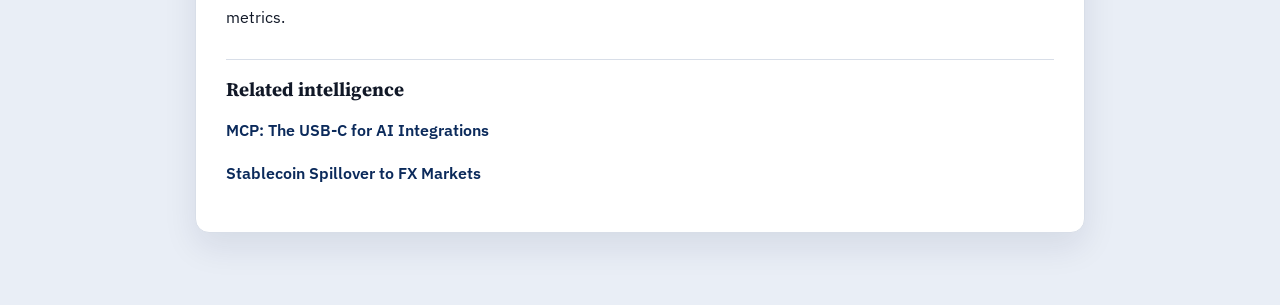
<file: reports/lessons-enterprise-ai-deployments.html>
<!doctype html>
<html lang="en">
<head>
  <meta charset="utf-8" />
<!-- Google tag (gtag.js) -->
<script async src="https://www.googletagmanager.com/gtag/js?id=G-J8Z8PKZL3N"></script>
<script>
  window.dataLayer = window.dataLayer || [];
  function gtag(){dataLayer.push(arguments);}
  gtag('js', new Date());

  gtag('config', 'G-J8Z8PKZL3N');
</script>

  <meta name="viewport" content="width=device-width, initial-scale=1" />
  <title>Lessons For Enterprise AI Deployments | NextFi Intelligence</title>
  <meta name="description" content="Strategic lessons for enterprise AI deployment from leadership, process, and operating-model experience." />
  <link rel="icon" href="../assets/favicons/favicon.ico" sizes="any" />
  <link rel="apple-touch-icon" href="../assets/favicons/apple-touch-icon.png" />
  <link rel="preconnect" href="https://fonts.googleapis.com" />
  <link rel="preconnect" href="https://fonts.gstatic.com" crossorigin />
  <link href="https://fonts.googleapis.com/css2?family=IBM+Plex+Sans:wght@400;500;600;700&family=Source+Serif+4:opsz,wght@8..60,500;8..60,600;8..60,700&display=swap" rel="stylesheet" />
  <link rel="stylesheet" href="../styles.css" />
  <script src="../scripts/nav-parallax.js" defer></script>
</head>
<body>
  <main class="article-wrap">
    <header class="topbar">
      <a class="brand" href="../index.html" aria-label="Back to Intelligence hub">
        <img src="../assets/logos/logo-horizontal-primary.svg" alt="NextFi Advisors" />
      </a>
      <nav class="nav" aria-label="Report actions">
        <a href="../index.html">All Reports</a>
        <a href="https://img1.wsimg.com/blobby/go/69c98e24-9280-42db-9e35-615f225a71b3/LessonsForEnterpriseAIDeployments_Next-6556a46.pdf">Download full brief (PDF)</a>
      </nav>
    </header>

    <article class="article">
      <p class="kicker">AI Insights Brief</p>
      <h1>Lessons For Enterprise AI Deployments</h1>
      <p class="meta">Published April 2026 · Estimated read time: 6 minutes</p>
      <figure class="report-cover">
        <img src="../assets/report-covers/lessons-enterprise-ai-deployments-cover.png" alt="Cover of Lessons For Enterprise AI Deployments" loading="lazy" />
      </figure>

      <section class="exec" aria-labelledby="exec-title">
        <h2 id="exec-title">Executive summary</h2>
        <ul>
          <li>Model quality matters, but deployment outcomes are mainly determined by organizational readiness.</li>
          <li>Firms that redesign workflows early unlock value faster than those layering AI onto legacy processes.</li>
          <li>Leadership sponsorship must include accountability for business adoption, not only experimentation.</li>
          <li>Change friction in legal, risk, and operations can stall progress unless addressed in program design.</li>
          <li>Teams that institutionalize feedback loops outperform one-time pilot programs.</li>
        </ul>
      </section>

      <aside class="callout">
        <strong>Why this matters for leaders:</strong>
        Enterprise AI is an operating-model transformation. Success requires synchronized decisions across technology, governance, and human workflows.
      </aside>

      <div class="prose">
        <h2>The deployment gap is organizational, not technical</h2>
        <p>Many institutions can demonstrate pilot performance, yet far fewer convert pilots into scaled value. The common failure mode is treating AI as a tooling project rather than a cross-functional redesign of work, controls, and accountability.</p>

        <h2>Where value creation compounds</h2>
        <p>Value accelerates when organizations map end-to-end processes and target high-friction decision moments first. In these environments, AI assists expert teams with better context, faster cycle times, and tighter exception handling.</p>

        <h2>Operating disciplines that separate leaders from laggards</h2>
        <p>Winning organizations define ownership at the business-line level, align incentives to adoption outcomes, and establish recurring review cadences that link model behavior to commercial and risk metrics.</p>
      </div>

      <section class="related" aria-labelledby="related-title">
        <h2 id="related-title">Related intelligence</h2>
        <p><a href="mcp-usb-c-ai-integrations.html">MCP: The USB-C for AI Integrations</a></p>
        <p><a href="stablecoin-spillover-fx-markets.html">Stablecoin Spillover to FX Markets</a></p>
      </section>
    </article>
  </main>
</body>
</html>
</file>
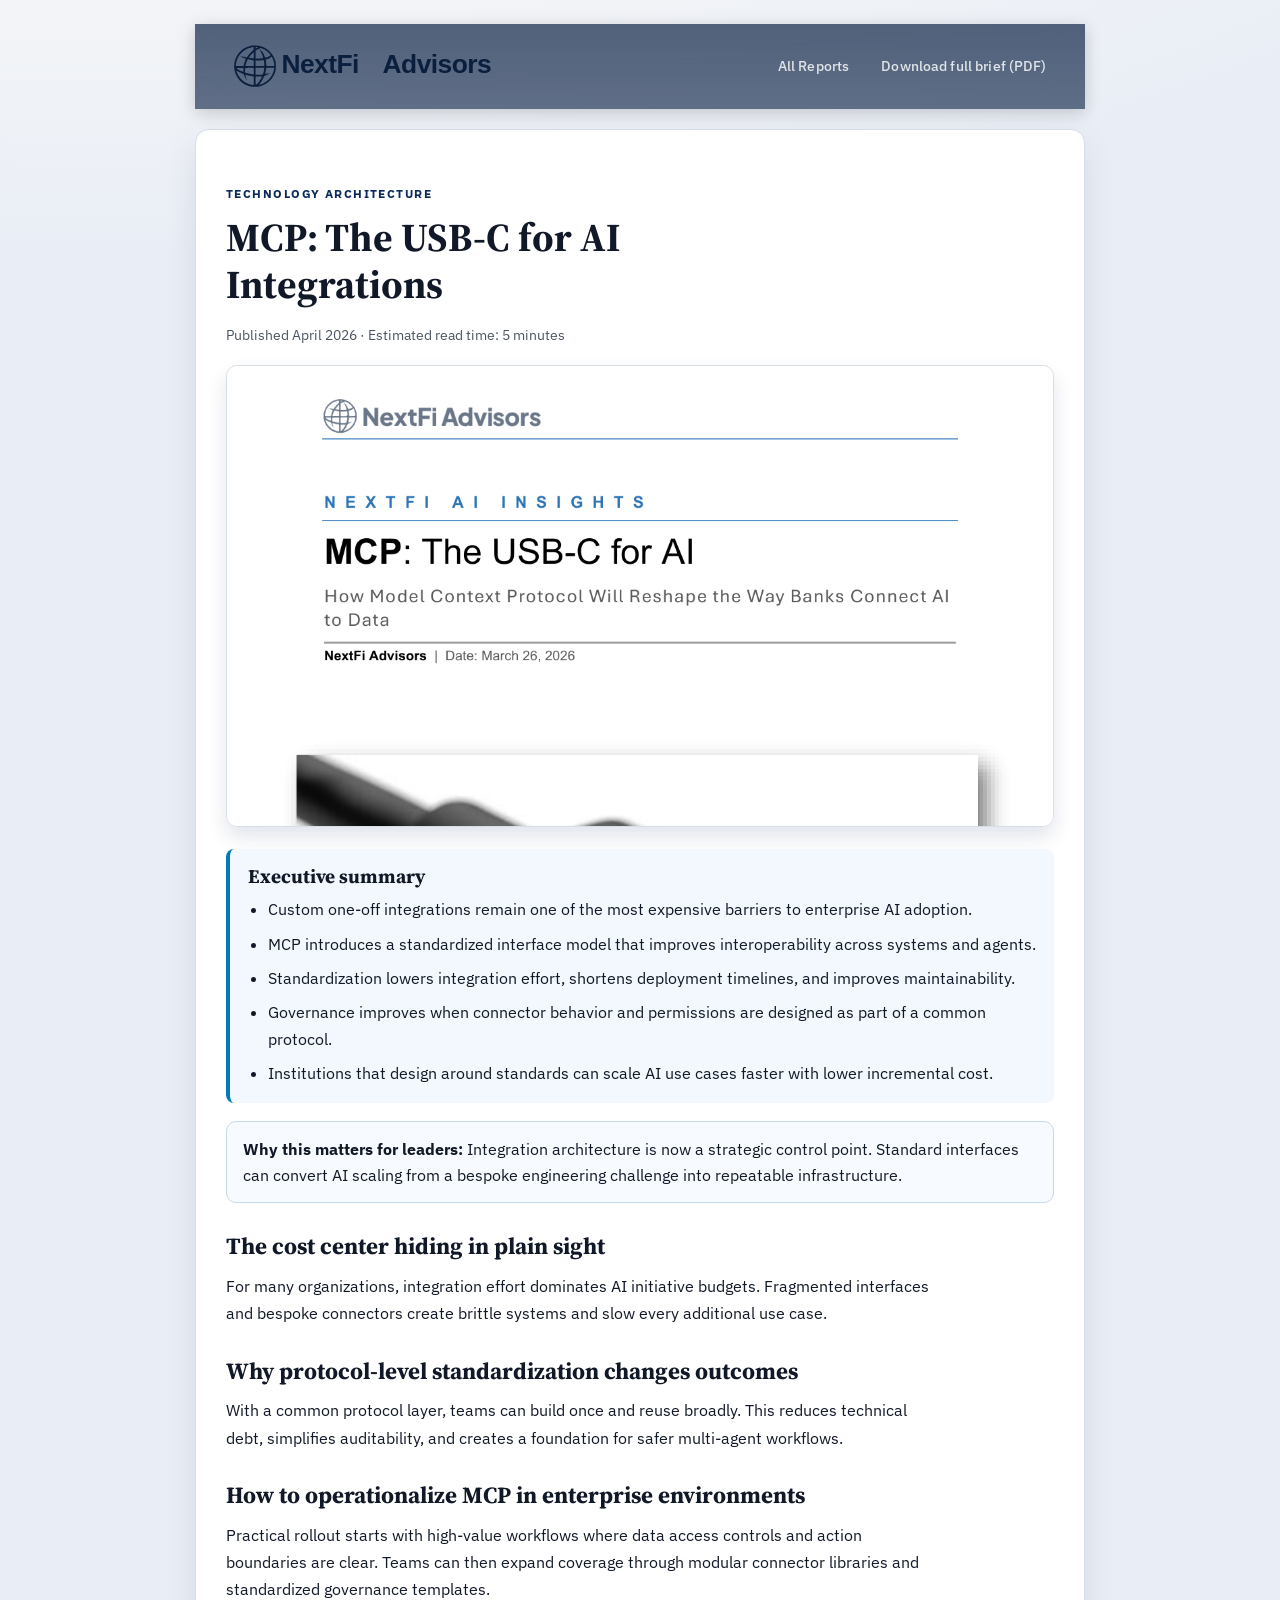
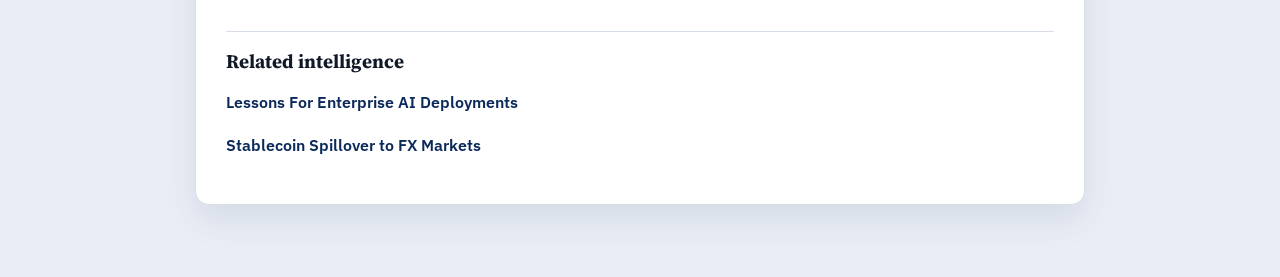
<file: reports/mcp-usb-c-ai-integrations.html>
<!doctype html>
<html lang="en">
<head>
  <meta charset="utf-8" />
<!-- Google tag (gtag.js) -->
<script async src="https://www.googletagmanager.com/gtag/js?id=G-J8Z8PKZL3N"></script>
<script>
  window.dataLayer = window.dataLayer || [];
  function gtag(){dataLayer.push(arguments);}
  gtag('js', new Date());

  gtag('config', 'G-J8Z8PKZL3N');
</script>

  <meta name="viewport" content="width=device-width, initial-scale=1" />
  <title>MCP: The USB-C for AI Integrations | NextFi Intelligence</title>
  <meta name="description" content="How MCP standardizes AI integration and reduces enterprise deployment complexity." />
  <link rel="icon" href="../assets/favicons/favicon.ico" sizes="any" />
  <link rel="apple-touch-icon" href="../assets/favicons/apple-touch-icon.png" />
  <link rel="preconnect" href="https://fonts.googleapis.com" />
  <link rel="preconnect" href="https://fonts.gstatic.com" crossorigin />
  <link href="https://fonts.googleapis.com/css2?family=IBM+Plex+Sans:wght@400;500;600;700&family=Source+Serif+4:opsz,wght@8..60,500;8..60,600;8..60,700&display=swap" rel="stylesheet" />
  <link rel="stylesheet" href="../styles.css" />
  <script src="../scripts/nav-parallax.js" defer></script>
</head>
<body>
  <main class="article-wrap">
    <header class="topbar">
      <a class="brand" href="../index.html" aria-label="Back to Intelligence hub">
        <img src="../assets/logos/logo-horizontal-primary.svg" alt="NextFi Advisors" />
      </a>
      <nav class="nav" aria-label="Report actions">
        <a href="../index.html">All Reports</a>
        <a href="https://img1.wsimg.com/blobby/go/69c98e24-9280-42db-9e35-615f225a71b3/MCP_USB-C_ForAI_v1.pdf">Download full brief (PDF)</a>
      </nav>
    </header>

    <article class="article">
      <p class="kicker">Technology Architecture</p>
      <h1>MCP: The USB-C for AI Integrations</h1>
      <p class="meta">Published April 2026 · Estimated read time: 5 minutes</p>
      <figure class="report-cover">
        <img src="../assets/report-covers/mcp-usb-c-ai-integrations-cover.png" alt="Cover of MCP: The USB-C for AI Integrations" loading="lazy" />
      </figure>

      <section class="exec" aria-labelledby="exec-title">
        <h2 id="exec-title">Executive summary</h2>
        <ul>
          <li>Custom one-off integrations remain one of the most expensive barriers to enterprise AI adoption.</li>
          <li>MCP introduces a standardized interface model that improves interoperability across systems and agents.</li>
          <li>Standardization lowers integration effort, shortens deployment timelines, and improves maintainability.</li>
          <li>Governance improves when connector behavior and permissions are designed as part of a common protocol.</li>
          <li>Institutions that design around standards can scale AI use cases faster with lower incremental cost.</li>
        </ul>
      </section>

      <aside class="callout">
        <strong>Why this matters for leaders:</strong>
        Integration architecture is now a strategic control point. Standard interfaces can convert AI scaling from a bespoke engineering challenge into repeatable infrastructure.
      </aside>

      <div class="prose">
        <h2>The cost center hiding in plain sight</h2>
        <p>For many organizations, integration effort dominates AI initiative budgets. Fragmented interfaces and bespoke connectors create brittle systems and slow every additional use case.</p>

        <h2>Why protocol-level standardization changes outcomes</h2>
        <p>With a common protocol layer, teams can build once and reuse broadly. This reduces technical debt, simplifies auditability, and creates a foundation for safer multi-agent workflows.</p>

        <h2>How to operationalize MCP in enterprise environments</h2>
        <p>Practical rollout starts with high-value workflows where data access controls and action boundaries are clear. Teams can then expand coverage through modular connector libraries and standardized governance templates.</p>
      </div>

      <section class="related" aria-labelledby="related-title">
        <h2 id="related-title">Related intelligence</h2>
        <p><a href="lessons-enterprise-ai-deployments.html">Lessons For Enterprise AI Deployments</a></p>
        <p><a href="stablecoin-spillover-fx-markets.html">Stablecoin Spillover to FX Markets</a></p>
      </section>
    </article>
  </main>
</body>
</html>
</file>
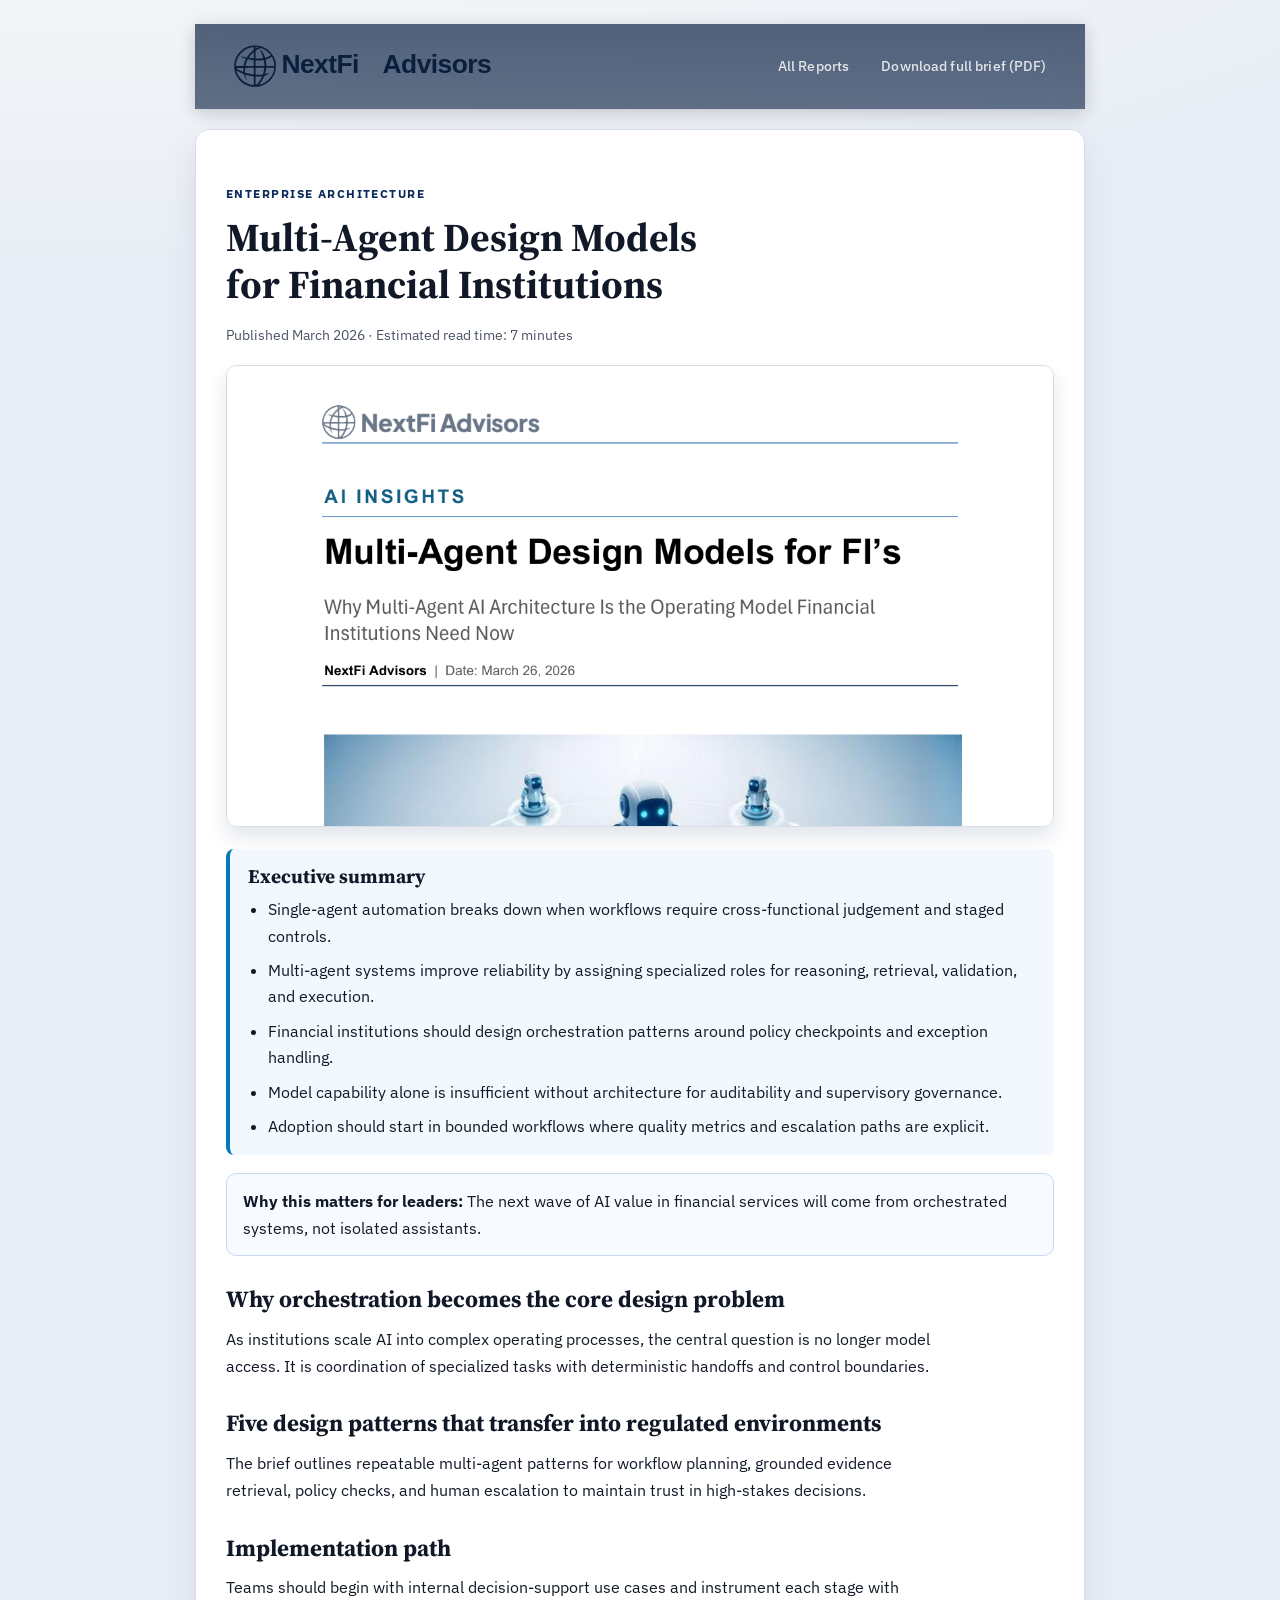
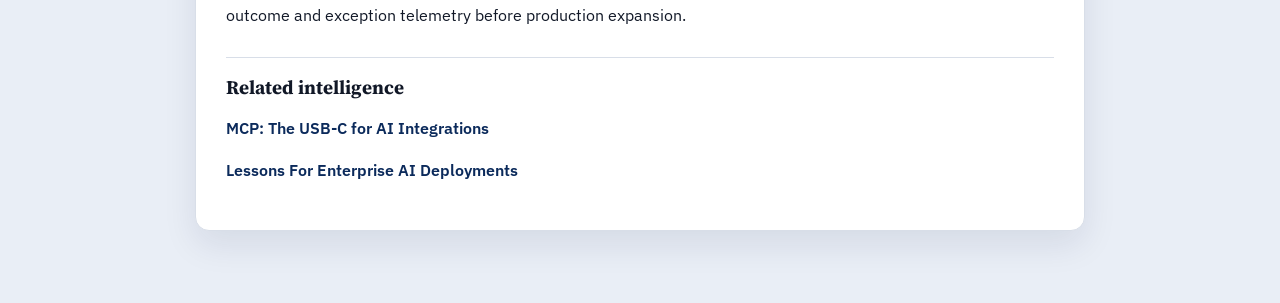
<file: reports/multi-agent-design-models-for-financial-institutions.html>
<!doctype html>
<html lang="en">
<head>
  <meta charset="utf-8" />
<!-- Google tag (gtag.js) -->
<script async src="https://www.googletagmanager.com/gtag/js?id=G-J8Z8PKZL3N"></script>
<script>
  window.dataLayer = window.dataLayer || [];
  function gtag(){dataLayer.push(arguments);}
  gtag('js', new Date());

  gtag('config', 'G-J8Z8PKZL3N');
</script>

  <meta name="viewport" content="width=device-width, initial-scale=1" />
  <title>Multi-Agent Design Models for Financial Institutions | NextFi Intelligence</title>
  <meta name="description" content="Design patterns for multi-agent AI architecture in financial institutions." />
  <link rel="icon" href="../assets/favicons/favicon.ico" sizes="any" />
  <link rel="apple-touch-icon" href="../assets/favicons/apple-touch-icon.png" />
  <link rel="preconnect" href="https://fonts.googleapis.com" />
  <link rel="preconnect" href="https://fonts.gstatic.com" crossorigin />
  <link href="https://fonts.googleapis.com/css2?family=IBM+Plex+Sans:wght@400;500;600;700&family=Source+Serif+4:opsz,wght@8..60,500;8..60,600;8..60,700&display=swap" rel="stylesheet" />
  <link rel="stylesheet" href="../styles.css" />
  <script src="../scripts/nav-parallax.js" defer></script>
</head>
<body>
  <main class="article-wrap">
    <header class="topbar">
      <a class="brand" href="../index.html" aria-label="Back to Intelligence hub">
        <img src="../assets/logos/logo-horizontal-primary.svg" alt="NextFi Advisors" />
      </a>
      <nav class="nav" aria-label="Report actions">
        <a href="../index.html">All Reports</a>
        <a href="https://img1.wsimg.com/blobby/go/69c98e24-9280-42db-9e35-615f225a71b3/MultiAgentSystemsForFIs_NextFi_v5.pdf">Download full brief (PDF)</a>
      </nav>
    </header>

    <article class="article">
      <p class="kicker">Enterprise Architecture</p>
      <h1>Multi-Agent Design Models for Financial Institutions</h1>
      <p class="meta">Published March 2026 · Estimated read time: 7 minutes</p>
      <figure class="report-cover">
        <img src="../assets/report-covers/multi-agent-design-models-for-financial-institutions-cover.png" alt="Cover of Multi-Agent Design Models for Financial Institutions" loading="lazy" />
      </figure>

      <section class="exec" aria-labelledby="exec-title">
        <h2 id="exec-title">Executive summary</h2>
        <ul>
          <li>Single-agent automation breaks down when workflows require cross-functional judgement and staged controls.</li>
          <li>Multi-agent systems improve reliability by assigning specialized roles for reasoning, retrieval, validation, and execution.</li>
          <li>Financial institutions should design orchestration patterns around policy checkpoints and exception handling.</li>
          <li>Model capability alone is insufficient without architecture for auditability and supervisory governance.</li>
          <li>Adoption should start in bounded workflows where quality metrics and escalation paths are explicit.</li>
        </ul>
      </section>

      <aside class="callout">
        <strong>Why this matters for leaders:</strong>
        The next wave of AI value in financial services will come from orchestrated systems, not isolated assistants.
      </aside>

      <div class="prose">
        <h2>Why orchestration becomes the core design problem</h2>
        <p>As institutions scale AI into complex operating processes, the central question is no longer model access. It is coordination of specialized tasks with deterministic handoffs and control boundaries.</p>

        <h2>Five design patterns that transfer into regulated environments</h2>
        <p>The brief outlines repeatable multi-agent patterns for workflow planning, grounded evidence retrieval, policy checks, and human escalation to maintain trust in high-stakes decisions.</p>

        <h2>Implementation path</h2>
        <p>Teams should begin with internal decision-support use cases and instrument each stage with outcome and exception telemetry before production expansion.</p>
      </div>

      <section class="related" aria-labelledby="related-title">
        <h2 id="related-title">Related intelligence</h2>
        <p><a href="mcp-usb-c-ai-integrations.html">MCP: The USB-C for AI Integrations</a></p>
        <p><a href="lessons-enterprise-ai-deployments.html">Lessons For Enterprise AI Deployments</a></p>
      </section>
    </article>
  </main>
</body>
</html>
</file>
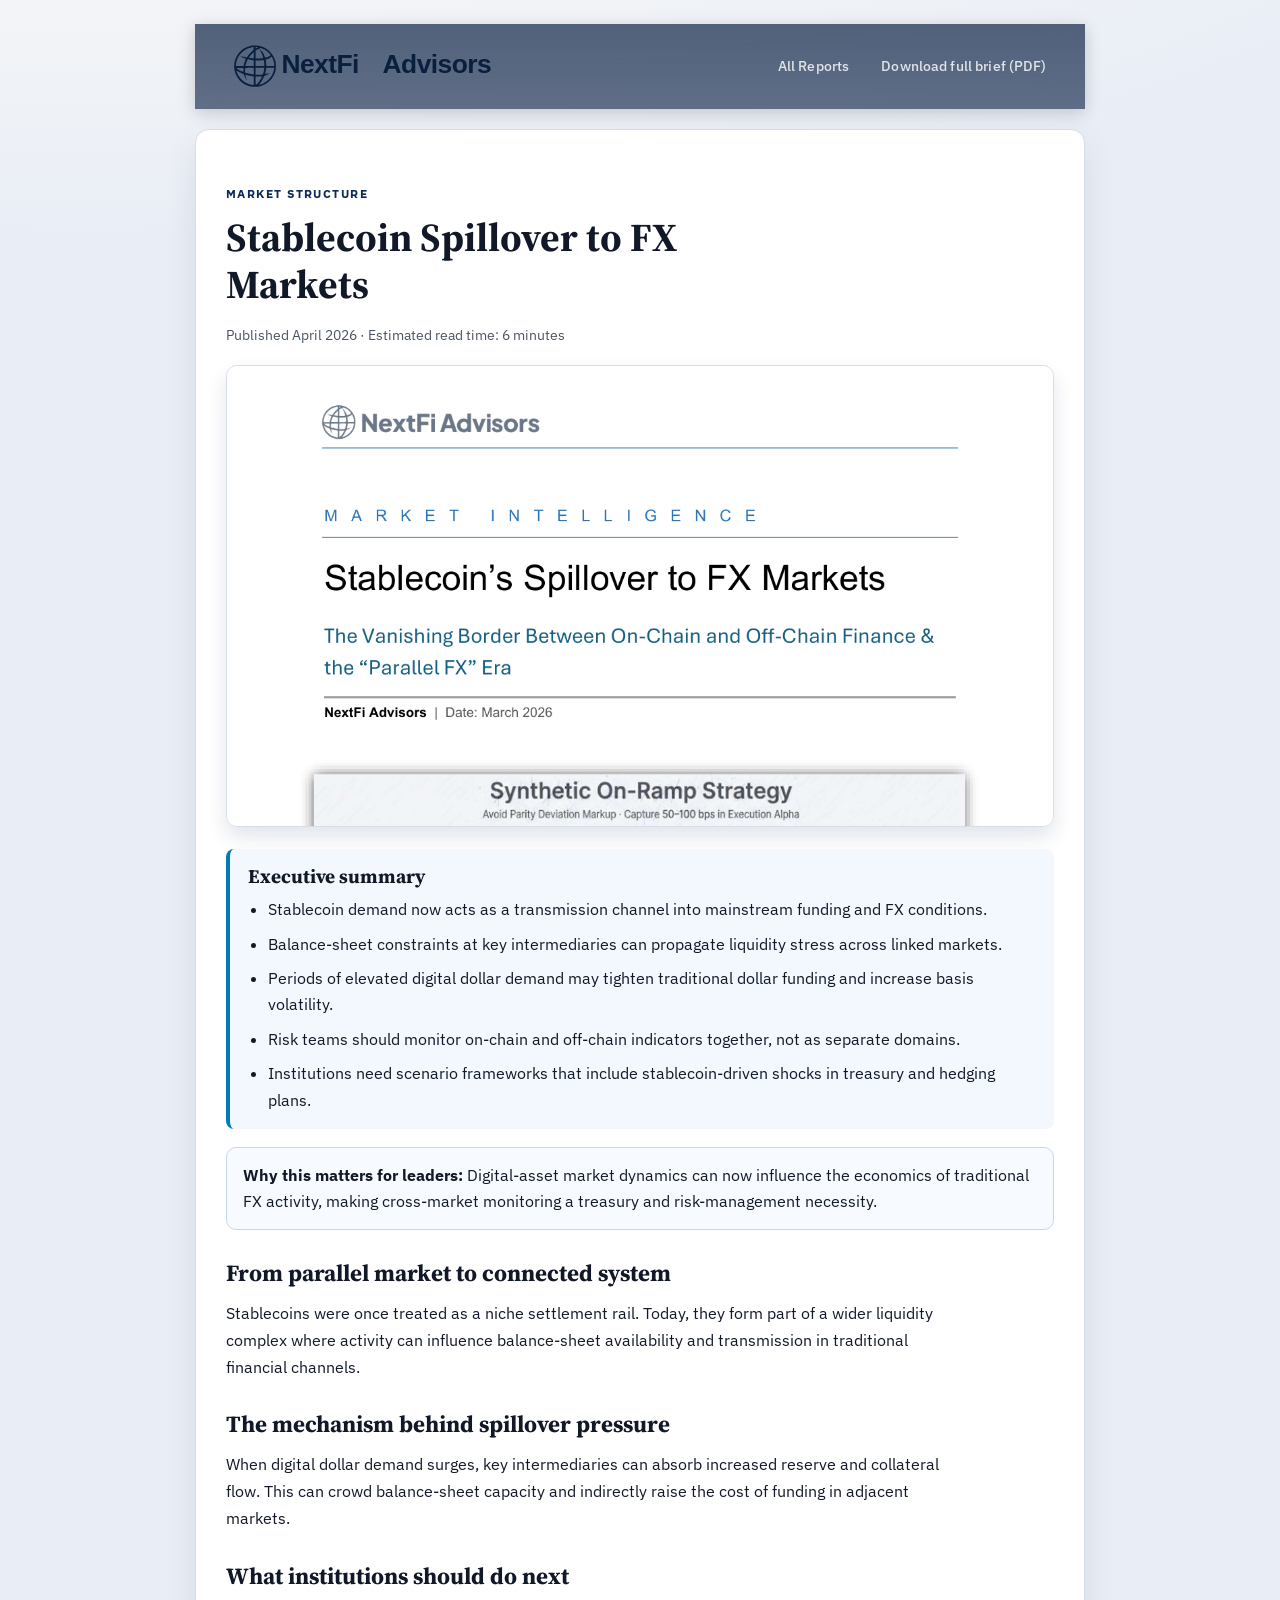
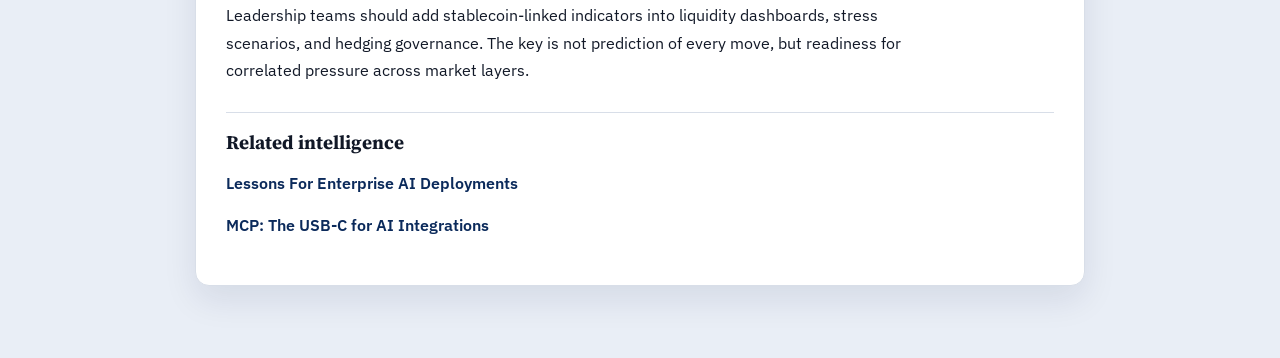
<file: reports/stablecoin-spillover-fx-markets.html>
<!doctype html>
<html lang="en">
<head>
  <meta charset="utf-8" />
<!-- Google tag (gtag.js) -->
<script async src="https://www.googletagmanager.com/gtag/js?id=G-J8Z8PKZL3N"></script>
<script>
  window.dataLayer = window.dataLayer || [];
  function gtag(){dataLayer.push(arguments);}
  gtag('js', new Date());

  gtag('config', 'G-J8Z8PKZL3N');
</script>

  <meta name="viewport" content="width=device-width, initial-scale=1" />
  <title>Stablecoin Spillover to FX Markets | NextFi Intelligence</title>
  <meta name="description" content="How stablecoin demand transmits into traditional FX markets and funding conditions." />
  <link rel="icon" href="../assets/favicons/favicon.ico" sizes="any" />
  <link rel="apple-touch-icon" href="../assets/favicons/apple-touch-icon.png" />
  <link rel="preconnect" href="https://fonts.googleapis.com" />
  <link rel="preconnect" href="https://fonts.gstatic.com" crossorigin />
  <link href="https://fonts.googleapis.com/css2?family=IBM+Plex+Sans:wght@400;500;600;700&family=Source+Serif+4:opsz,wght@8..60,500;8..60,600;8..60,700&display=swap" rel="stylesheet" />
  <link rel="stylesheet" href="../styles.css" />
  <script src="../scripts/nav-parallax.js" defer></script>
</head>
<body>
  <main class="article-wrap">
    <header class="topbar">
      <a class="brand" href="../index.html" aria-label="Back to Intelligence hub">
        <img src="../assets/logos/logo-horizontal-primary.svg" alt="NextFi Advisors" />
      </a>
      <nav class="nav" aria-label="Report actions">
        <a href="../index.html">All Reports</a>
        <a href="https://img1.wsimg.com/blobby/go/69c98e24-9280-42db-9e35-615f225a71b3/NextFi_FX_Spillover_Brief_v2.pdf">Download full brief (PDF)</a>
      </nav>
    </header>

    <article class="article">
      <p class="kicker">Market Structure</p>
      <h1>Stablecoin Spillover to FX Markets</h1>
      <p class="meta">Published April 2026 · Estimated read time: 6 minutes</p>
      <figure class="report-cover">
        <img src="../assets/report-covers/stablecoin-spillover-fx-markets-cover.png" alt="Cover of Stablecoin Spillover to FX Markets" loading="lazy" />
      </figure>

      <section class="exec" aria-labelledby="exec-title">
        <h2 id="exec-title">Executive summary</h2>
        <ul>
          <li>Stablecoin demand now acts as a transmission channel into mainstream funding and FX conditions.</li>
          <li>Balance-sheet constraints at key intermediaries can propagate liquidity stress across linked markets.</li>
          <li>Periods of elevated digital dollar demand may tighten traditional dollar funding and increase basis volatility.</li>
          <li>Risk teams should monitor on-chain and off-chain indicators together, not as separate domains.</li>
          <li>Institutions need scenario frameworks that include stablecoin-driven shocks in treasury and hedging plans.</li>
        </ul>
      </section>

      <aside class="callout">
        <strong>Why this matters for leaders:</strong>
        Digital-asset market dynamics can now influence the economics of traditional FX activity, making cross-market monitoring a treasury and risk-management necessity.
      </aside>

      <div class="prose">
        <h2>From parallel market to connected system</h2>
        <p>Stablecoins were once treated as a niche settlement rail. Today, they form part of a wider liquidity complex where activity can influence balance-sheet availability and transmission in traditional financial channels.</p>

        <h2>The mechanism behind spillover pressure</h2>
        <p>When digital dollar demand surges, key intermediaries can absorb increased reserve and collateral flow. This can crowd balance-sheet capacity and indirectly raise the cost of funding in adjacent markets.</p>

        <h2>What institutions should do next</h2>
        <p>Leadership teams should add stablecoin-linked indicators into liquidity dashboards, stress scenarios, and hedging governance. The key is not prediction of every move, but readiness for correlated pressure across market layers.</p>
      </div>

      <section class="related" aria-labelledby="related-title">
        <h2 id="related-title">Related intelligence</h2>
        <p><a href="lessons-enterprise-ai-deployments.html">Lessons For Enterprise AI Deployments</a></p>
        <p><a href="mcp-usb-c-ai-integrations.html">MCP: The USB-C for AI Integrations</a></p>
      </section>
    </article>
  </main>
</body>
</html>
</file>
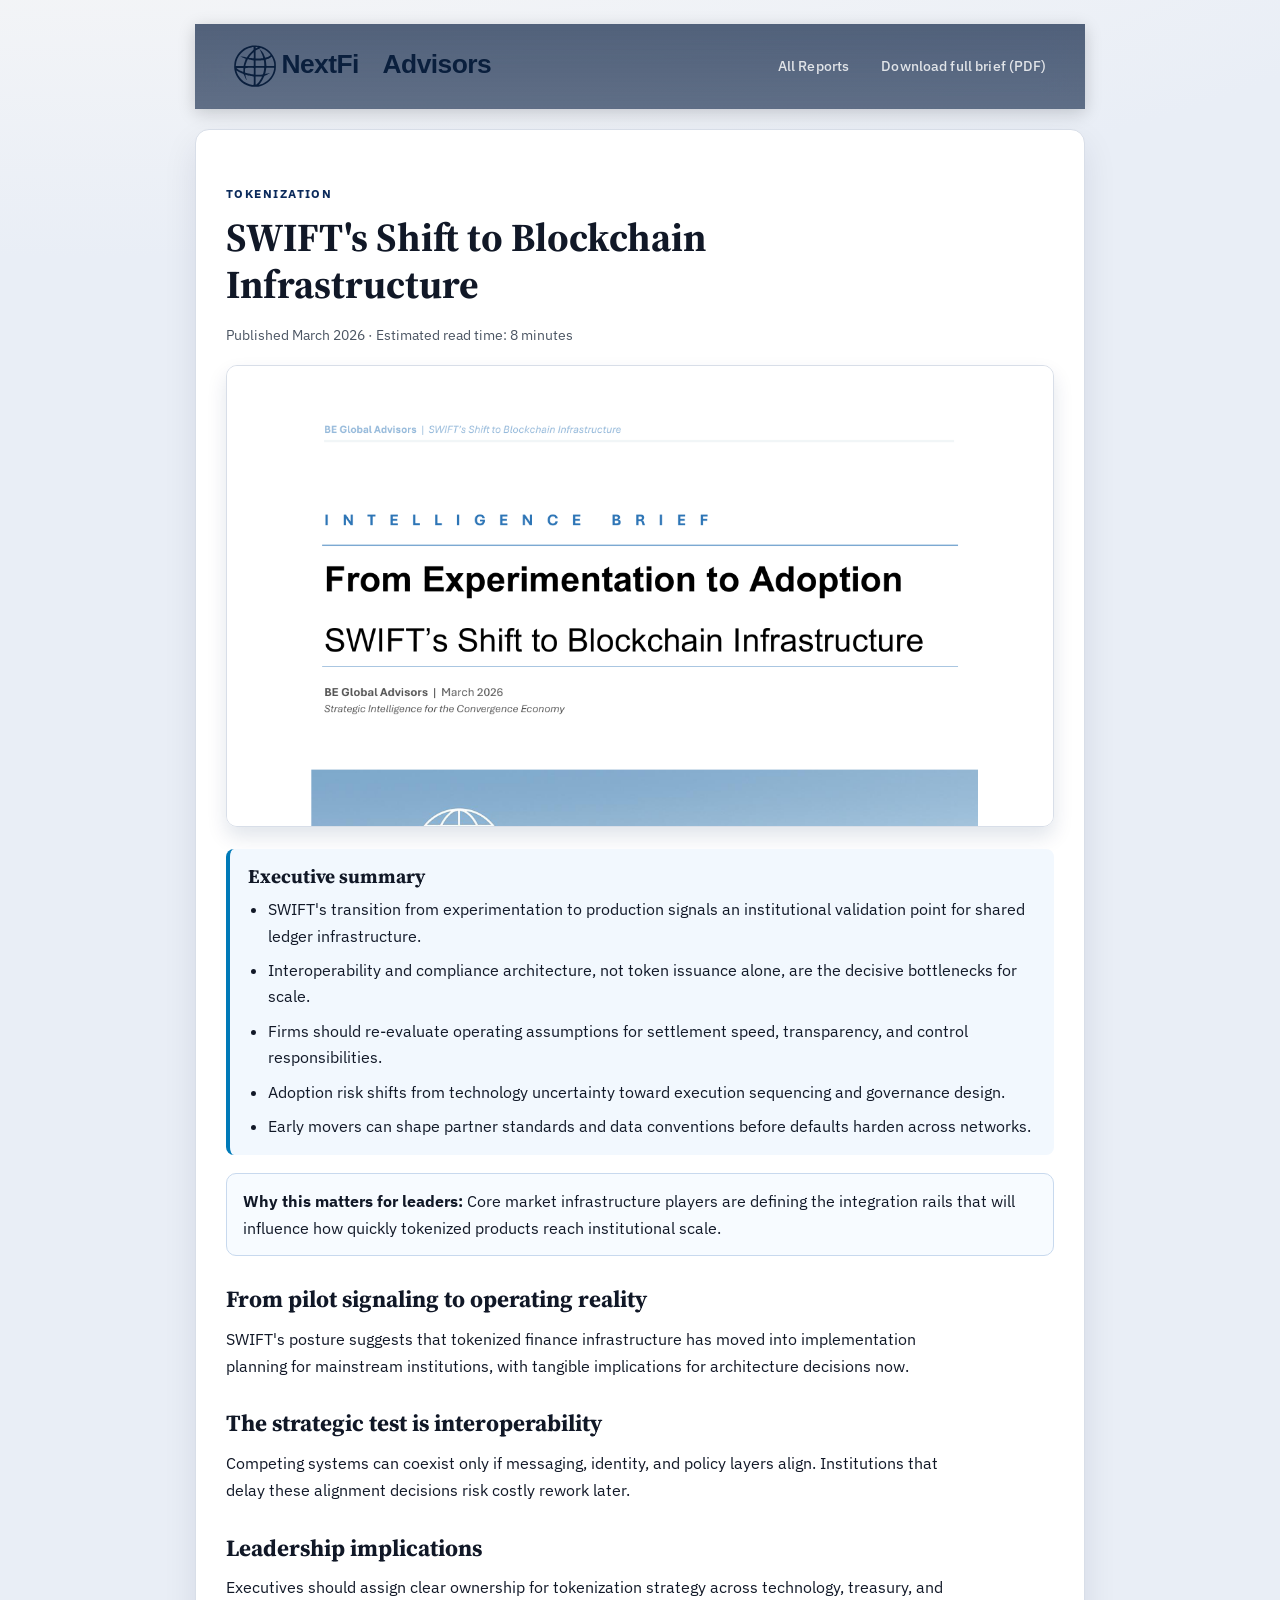
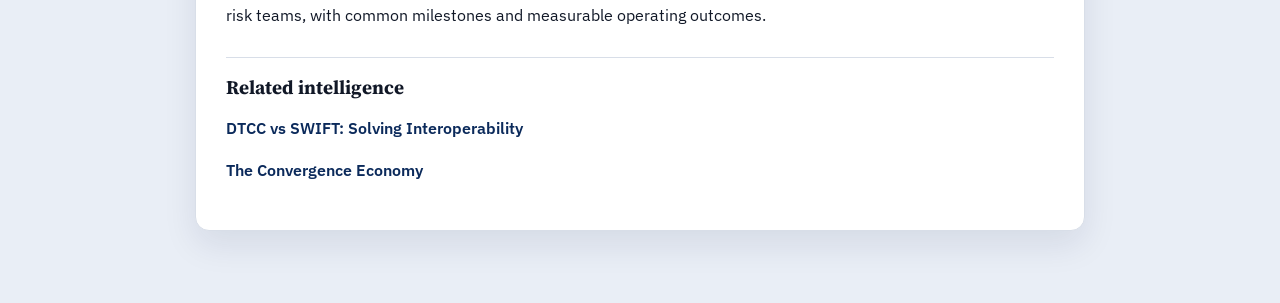
<file: reports/swifts-shift-to-blockchain-infrastructure.html>
<!doctype html>
<html lang="en">
<head>
  <meta charset="utf-8" />
<!-- Google tag (gtag.js) -->
<script async src="https://www.googletagmanager.com/gtag/js?id=G-J8Z8PKZL3N"></script>
<script>
  window.dataLayer = window.dataLayer || [];
  function gtag(){dataLayer.push(arguments);}
  gtag('js', new Date());

  gtag('config', 'G-J8Z8PKZL3N');
</script>

  <meta name="viewport" content="width=device-width, initial-scale=1" />
  <title>SWIFT's Shift to Blockchain Infrastructure | NextFi Intelligence</title>
  <meta name="description" content="Strategic implications of SWIFT's move to production-grade blockchain infrastructure." />
  <link rel="icon" href="../assets/favicons/favicon.ico" sizes="any" />
  <link rel="apple-touch-icon" href="../assets/favicons/apple-touch-icon.png" />
  <link rel="preconnect" href="https://fonts.googleapis.com" />
  <link rel="preconnect" href="https://fonts.gstatic.com" crossorigin />
  <link href="https://fonts.googleapis.com/css2?family=IBM+Plex+Sans:wght@400;500;600;700&family=Source+Serif+4:opsz,wght@8..60,500;8..60,600;8..60,700&display=swap" rel="stylesheet" />
  <link rel="stylesheet" href="../styles.css" />
  <script src="../scripts/nav-parallax.js" defer></script>
</head>
<body>
  <main class="article-wrap">
    <header class="topbar">
      <a class="brand" href="../index.html" aria-label="Back to Intelligence hub">
        <img src="../assets/logos/logo-horizontal-primary.svg" alt="NextFi Advisors" />
      </a>
      <nav class="nav" aria-label="Report actions">
        <a href="../index.html">All Reports</a>
        <a href="https://img1.wsimg.com/blobby/go/69c98e24-9280-42db-9e35-615f225a71b3/SwiftShiftToBlockchain_Final_v.2.pdf">Download full brief (PDF)</a>
      </nav>
    </header>

    <article class="article">
      <p class="kicker">Tokenization</p>
      <h1>SWIFT's Shift to Blockchain Infrastructure</h1>
      <p class="meta">Published March 2026 · Estimated read time: 8 minutes</p>
      <figure class="report-cover">
        <img src="../assets/report-covers/swifts-shift-to-blockchain-infrastructure-cover.png" alt="Cover of SWIFT's Shift to Blockchain Infrastructure" loading="lazy" />
      </figure>

      <section class="exec" aria-labelledby="exec-title">
        <h2 id="exec-title">Executive summary</h2>
        <ul>
          <li>SWIFT's transition from experimentation to production signals an institutional validation point for shared ledger infrastructure.</li>
          <li>Interoperability and compliance architecture, not token issuance alone, are the decisive bottlenecks for scale.</li>
          <li>Firms should re-evaluate operating assumptions for settlement speed, transparency, and control responsibilities.</li>
          <li>Adoption risk shifts from technology uncertainty toward execution sequencing and governance design.</li>
          <li>Early movers can shape partner standards and data conventions before defaults harden across networks.</li>
        </ul>
      </section>

      <aside class="callout">
        <strong>Why this matters for leaders:</strong>
        Core market infrastructure players are defining the integration rails that will influence how quickly tokenized products reach institutional scale.
      </aside>

      <div class="prose">
        <h2>From pilot signaling to operating reality</h2>
        <p>SWIFT's posture suggests that tokenized finance infrastructure has moved into implementation planning for mainstream institutions, with tangible implications for architecture decisions now.</p>

        <h2>The strategic test is interoperability</h2>
        <p>Competing systems can coexist only if messaging, identity, and policy layers align. Institutions that delay these alignment decisions risk costly rework later.</p>

        <h2>Leadership implications</h2>
        <p>Executives should assign clear ownership for tokenization strategy across technology, treasury, and risk teams, with common milestones and measurable operating outcomes.</p>
      </div>

      <section class="related" aria-labelledby="related-title">
        <h2 id="related-title">Related intelligence</h2>
        <p><a href="dtcc-vs-swift-solving-interoperability.html">DTCC vs SWIFT: Solving Interoperability</a></p>
        <p><a href="the-convergence-economy.html">The Convergence Economy</a></p>
      </section>
    </article>
  </main>
</body>
</html>
</file>
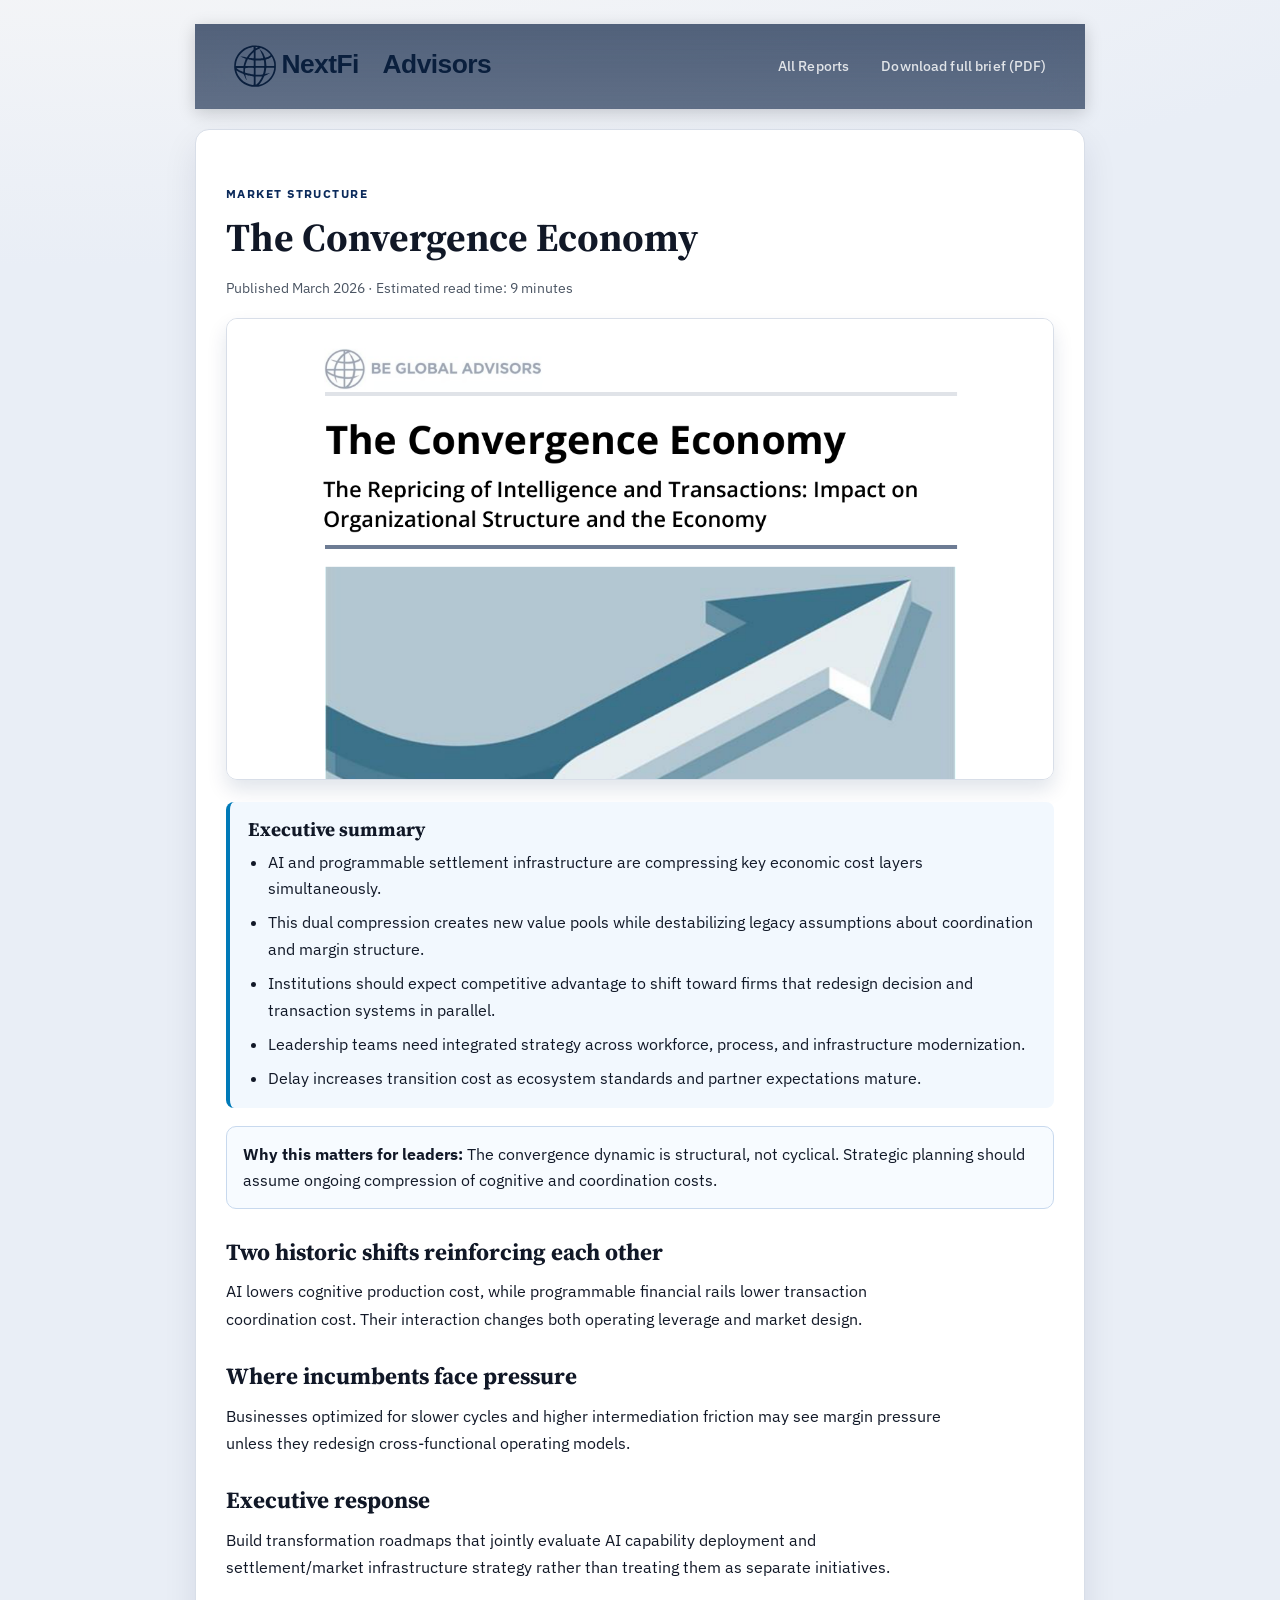
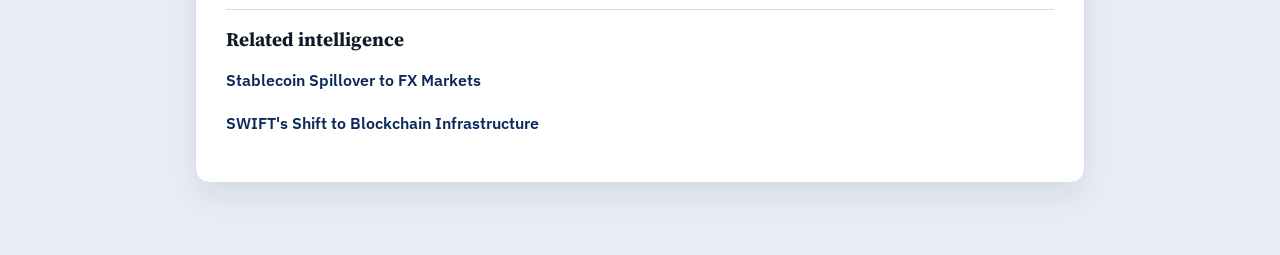
<file: reports/the-convergence-economy.html>
<!doctype html>
<html lang="en">
<head>
  <meta charset="utf-8" />
<!-- Google tag (gtag.js) -->
<script async src="https://www.googletagmanager.com/gtag/js?id=G-J8Z8PKZL3N"></script>
<script>
  window.dataLayer = window.dataLayer || [];
  function gtag(){dataLayer.push(arguments);}
  gtag('js', new Date());

  gtag('config', 'G-J8Z8PKZL3N');
</script>

  <meta name="viewport" content="width=device-width, initial-scale=1" />
  <title>The Convergence Economy | NextFi Intelligence</title>
  <meta name="description" content="How AI and programmable financial infrastructure jointly reshape market economics." />
  <link rel="icon" href="../assets/favicons/favicon.ico" sizes="any" />
  <link rel="apple-touch-icon" href="../assets/favicons/apple-touch-icon.png" />
  <link rel="preconnect" href="https://fonts.googleapis.com" />
  <link rel="preconnect" href="https://fonts.gstatic.com" crossorigin />
  <link href="https://fonts.googleapis.com/css2?family=IBM+Plex+Sans:wght@400;500;600;700&family=Source+Serif+4:opsz,wght@8..60,500;8..60,600;8..60,700&display=swap" rel="stylesheet" />
  <link rel="stylesheet" href="../styles.css" />
  <script src="../scripts/nav-parallax.js" defer></script>
</head>
<body>
  <main class="article-wrap">
    <header class="topbar">
      <a class="brand" href="../index.html" aria-label="Back to Intelligence hub">
        <img src="../assets/logos/logo-horizontal-primary.svg" alt="NextFi Advisors" />
      </a>
      <nav class="nav" aria-label="Report actions">
        <a href="../index.html">All Reports</a>
        <a href="https://img1.wsimg.com/blobby/go/69c98e24-9280-42db-9e35-615f225a71b3/ConvergenceEconomy_March2026_Final.pdf">Download full brief (PDF)</a>
      </nav>
    </header>

    <article class="article">
      <p class="kicker">Market Structure</p>
      <h1>The Convergence Economy</h1>
      <p class="meta">Published March 2026 · Estimated read time: 9 minutes</p>
      <figure class="report-cover">
        <img src="../assets/report-covers/the-convergence-economy-cover.png" alt="Cover of The Convergence Economy" loading="lazy" />
      </figure>

      <section class="exec" aria-labelledby="exec-title">
        <h2 id="exec-title">Executive summary</h2>
        <ul>
          <li>AI and programmable settlement infrastructure are compressing key economic cost layers simultaneously.</li>
          <li>This dual compression creates new value pools while destabilizing legacy assumptions about coordination and margin structure.</li>
          <li>Institutions should expect competitive advantage to shift toward firms that redesign decision and transaction systems in parallel.</li>
          <li>Leadership teams need integrated strategy across workforce, process, and infrastructure modernization.</li>
          <li>Delay increases transition cost as ecosystem standards and partner expectations mature.</li>
        </ul>
      </section>

      <aside class="callout">
        <strong>Why this matters for leaders:</strong>
        The convergence dynamic is structural, not cyclical. Strategic planning should assume ongoing compression of cognitive and coordination costs.
      </aside>

      <div class="prose">
        <h2>Two historic shifts reinforcing each other</h2>
        <p>AI lowers cognitive production cost, while programmable financial rails lower transaction coordination cost. Their interaction changes both operating leverage and market design.</p>

        <h2>Where incumbents face pressure</h2>
        <p>Businesses optimized for slower cycles and higher intermediation friction may see margin pressure unless they redesign cross-functional operating models.</p>

        <h2>Executive response</h2>
        <p>Build transformation roadmaps that jointly evaluate AI capability deployment and settlement/market infrastructure strategy rather than treating them as separate initiatives.</p>
      </div>

      <section class="related" aria-labelledby="related-title">
        <h2 id="related-title">Related intelligence</h2>
        <p><a href="stablecoin-spillover-fx-markets.html">Stablecoin Spillover to FX Markets</a></p>
        <p><a href="swifts-shift-to-blockchain-infrastructure.html">SWIFT's Shift to Blockchain Infrastructure</a></p>
      </section>
    </article>
  </main>
</body>
</html>
</file>
<file: styles.css>
:root {
  --bg: #f4f5f7;
  --paper: #ffffff;
  --ink: #111827;
  --muted: #4b5563;
  --line: #d8dee8;
  --brand-blue: #007ab8;
  --brand-navy: #0b2a5b;
  --brand-navy-deep: #071b3d;
  --chip: #e9f2f9;
  --max: 1180px;
  --radius: 14px;
  --shadow: 0 14px 34px rgba(8, 27, 61, 0.09);
}

* {
  box-sizing: border-box;
}

html {
  scroll-behavior: smooth;
}

body {
  margin: 0;
  font-family: "IBM Plex Sans", "Segoe UI", "Helvetica Neue", Arial, sans-serif;
  color: var(--ink);
  background:
    radial-gradient(100rem 34rem at 7% -15%, #ffffff 0%, #f4f5f7 45%, #e9eef6 100%);
  line-height: 1.65;
}

a {
  color: var(--brand-navy);
}

.container {
  max-width: none;
  width: 100%;
  margin: 0 auto;
  padding: 0 clamp(16px, 4vw, 56px) 72px;
}

.topbar {
  position: sticky;
  top: 0;
  z-index: 10;
  display: flex;
  align-items: center;
  gap: 24px;
  padding: 20px clamp(16px, 3vw, 48px);
  background:
    linear-gradient(180deg, rgba(28, 48, 80, 0.75) 0%, rgba(28, 48, 80, 0.68) 100%);
  -webkit-backdrop-filter: blur(18px) saturate(145%);
  backdrop-filter: blur(18px) saturate(145%);
  border-bottom: 1px solid rgba(255, 255, 255, 0.08);
  box-shadow: 0 4px 16px rgba(4, 10, 18, 0.18);
  transition: background 0.3s ease, box-shadow 0.3s ease, padding 0.3s ease;
}

.topbar.is-scrolled {
  padding: 10px clamp(16px, 3vw, 48px);
  background:
    linear-gradient(180deg, rgba(26, 46, 74, 0.95) 0%, rgba(26, 46, 74, 0.92) 100%);
  box-shadow: 0 4px 20px rgba(4, 10, 18, 0.28);
}

.topbar-right {
  display: flex;
  align-items: center;
  justify-content: flex-end;
  gap: 14px;
  min-width: 0;
}

.mobile-nav-toggle {
  display: none;
  border: 0;
  border-radius: 0;
  background: transparent;
  color: rgb(247, 247, 247);
  padding: 6px 0;
  font-size: 0.76rem;
  font-weight: 600;
  letter-spacing: 0.13em;
  text-transform: uppercase;
  cursor: pointer;
}

.mobile-nav-toggle-label {
  pointer-events: none;
}

.brand {
  display: inline-flex;
  align-items: center;
  justify-content: center;
  text-decoration: none;
  margin-right: auto;
}

.brand img,
.brand svg {
  height: 44px;
  width: auto;
  transition: height 0.3s ease;
}

.topbar.is-scrolled .brand img,
.topbar.is-scrolled .brand svg {
  height: 36px;
}

.nav {
  display: flex;
  gap: clamp(20px, 2.5vw, 34px);
  flex-wrap: wrap;
  align-items: center;
}

.nav-left {
  justify-content: flex-start;
}

.nav-right {
  justify-content: flex-end;
}

.nav > a,
.nav-item > a {
  display: inline-flex;
  align-items: center;
  height: 100%;
}

.nav a {
  text-decoration: none;
  color: rgba(255, 255, 255, 0.82);
  font-weight: 500;
  font-size: 13.5px;
  letter-spacing: 0.01em;
  white-space: nowrap;
  transition: color 150ms ease;
}

.nav a:hover {
  color: rgb(95, 158, 160);
}

.nav a.nav-cta {
  font-size: 12px;
  font-weight: 600;
  letter-spacing: 0.08em;
  text-transform: uppercase;
  border: 1px solid rgba(255, 255, 255, 0.34);
  border-radius: 1px;
  padding: 11px 18px;
  color: #fff;
}

.nav a.nav-cta:hover {
  background: #fff;
  color: var(--brand-navy);
  border-color: #fff;
}

.nav-sep {
  color: rgba(255, 255, 255, 0.35);
  font-size: 1.1em;
  user-select: none;
  pointer-events: none;
}

/* ── Dropdown nav items ── */
.nav-item {
  position: relative;
  display: flex;
  align-items: center;
}

.has-dropdown::after {
  content: "";
  position: absolute;
  left: 0;
  right: 0;
  top: 100%;
  height: 14px;
}

.has-dropdown > a::after {
  content: " ▾";
  font-size: 15px;
  vertical-align: middle;
  opacity: 0.85;
}

.dropdown-toggle {
  display: none;
}

.nav-dropdown {
  position: absolute;
  top: calc(100% + 8px);
  left: 0;
  background: rgba(22, 38, 63, 0.98);
  list-style: none;
  margin: 0;
  padding: 6px;
  min-width: 214px;
  border-radius: 0;
  border: 1px solid rgba(255, 255, 255, 0.14);
  box-shadow: 0 16px 36px rgba(4, 10, 18, 0.36);
  z-index: 100;
  opacity: 0;
  visibility: hidden;
  pointer-events: none;
  transform: translateY(-6px);
  transition: opacity 180ms ease, transform 180ms ease, visibility 180ms ease;
}

.nav-section-links {
  left: auto;
  right: 0;
}

.has-dropdown:hover .nav-dropdown,
.has-dropdown:focus-within .nav-dropdown,
.has-dropdown.is-open .nav-dropdown {
  opacity: 1;
  visibility: visible;
  pointer-events: auto;
  transform: translateY(8px);
}

.nav-dropdown li a {
  display: block;
  padding: 11px 14px;
  color: rgba(247, 247, 247, 0.82);
  font-size: 13px;
  font-weight: 400;
  letter-spacing: 0;
  text-transform: none;
  white-space: nowrap;
  transition: background 120ms ease, color 120ms ease;
}

.nav-dropdown li a:hover {
  background: rgba(95, 158, 160, 0.14);
  color: #ffffff;
}

.kicker {
  margin: 24px 0 0;
  text-transform: uppercase;
  letter-spacing: 0.12em;
  font-weight: 700;
  font-size: 0.75rem;
  color: var(--brand-navy);
}

h1,
h2,
h3 {
  font-family: "Source Serif 4", Georgia, "Times New Roman", serif;
  line-height: 1.2;
  margin: 0;
}

h1 {
  margin-top: 10px;
  font-size: clamp(2rem, 4.2vw, 3.3rem);
  max-width: 28ch;
}

.lead {
  margin-top: 14px;
  color: var(--muted);
  max-width: 76ch;
  font-size: 1.06rem;
}

.page-hero {
  margin-top: 24px;
  min-height: 305px;
  position: relative;
  display: block;
  padding: 22px clamp(18px, 3.2vw, 36px);
  border: 1px solid #c9d7e9;
  border-radius: 12px;
  background:
    radial-gradient(80% 90% at 78% 48%, rgba(198, 220, 255, 0.16) 0%, rgba(198, 220, 255, 0) 72%),
    linear-gradient(145deg, #132e56 0%, #102747 52%, #0c203c 100%);
  box-shadow: 0 12px 28px rgba(8, 27, 61, 0.16);
}

.hero-copy {
  position: relative;
  z-index: 2;
  min-width: 0;
  max-width: min(104ch, 100%);
  padding-right: clamp(10px, 2.4vw, 48px);
}

.hero-visual {
  position: absolute;
  right: clamp(56px, 9vw, 180px);
  top: 50%;
  transform: translateY(-50%);
  display: flex;
  justify-content: center;
  align-items: center;
  opacity: 0.2;
  z-index: 1;
  pointer-events: none;
}

.globe-stage {
  position: relative;
  width: clamp(420px, 40vw, 560px);
  aspect-ratio: 1;
  display: grid;
  place-items: center;
}

.globe-stage .ring {
  position: absolute;
  border-radius: 50%;
  border: 1px solid rgba(255, 255, 255, 0.18);
}

.globe-stage .ring.r1 {
  inset: 0;
  border-color: rgba(95, 158, 160, 0.42);
}

.globe-stage .ring.r2 {
  inset: 11%;
  border-style: dashed;
  border-color: rgba(230, 240, 255, 0.22);
}

.globe-stage .ring.r3 {
  inset: 24%;
  border-color: rgba(198, 220, 255, 0.18);
}

.globe-stage .spin {
  position: absolute;
  inset: 0;
  animation: hero-spin 80s linear infinite;
}

.globe-stage .spin .dot {
  position: absolute;
  width: 7px;
  height: 7px;
  border-radius: 50%;
  background: rgb(95, 158, 160);
}

.globe-stage .spin .dot.d1 {
  top: 1%;
  left: 49%;
}

.globe-stage .spin .dot.d2 {
  top: 49%;
  left: -1%;
  width: 5px;
  height: 5px;
  background: rgba(206, 226, 255, 0.92);
}

.globe-stage .spin .dot.d3 {
  top: 80%;
  left: 79%;
  width: 6px;
  height: 6px;
  background: rgba(95, 158, 160, 0.88);
}

.globe-img {
  width: 52%;
  filter: drop-shadow(0 12px 28px rgba(4, 10, 18, 0.28));
}

@keyframes hero-spin {
  to {
    transform: rotate(360deg);
  }
}

.page-hero .kicker {
  margin-top: 0;
  margin-bottom: 30px;
  font-size: 0.95rem;
  color: #c6dcff;
}

.page-hero h1 {
  color: #ffffff;
  text-shadow: 0 2px 10px rgba(0, 0, 0, 0.32);
  max-width: 46ch;
}

.page-hero .lead {
  color: #dbe7f7;
}

@media (max-width: 900px) {
  .page-hero {
    min-height: 0;
  }

  .hero-copy {
    max-width: 100%;
    padding-right: 0;
  }

  .hero-visual {
    position: static;
    transform: none;
    opacity: 1;
    margin-top: 18px;
    pointer-events: auto;
  }

  .globe-stage {
    width: min(280px, 72vw);
  }
}

.chips {
  display: flex;
  gap: 10px;
  flex-wrap: wrap;
  margin-top: 20px;
}

.chip {
  background: var(--chip);
  border: 1px solid #d0deeb;
  border-radius: 999px;
  color: #1e456f;
  font-size: 0.84rem;
  font-weight: 600;
  padding: 8px 12px;
}

.featured {
  margin-top: 30px;
  background: var(--paper);
  border: 1px solid var(--line);
  border-radius: var(--radius);
  overflow: hidden;
  box-shadow: var(--shadow);
  display: grid;
  grid-template-columns: 1.35fr 0.95fr;
}

.featured-copy {
  padding: 20px 22px;
}

.meta {
  color: var(--muted);
  font-size: 0.9rem;
}

.featured h2 {
  margin-top: 10px;
  font-size: clamp(1.2rem, 1.9vw, 1.65rem);
}

.featured p {
  margin: 8px 0 0;
  color: var(--muted);
}

.featured-panel {
  background: linear-gradient(155deg, var(--brand-blue) 0%, var(--brand-navy) 56%, var(--brand-navy-deep) 100%);
  color: #f5f8ff;
  padding: 20px;
  display: flex;
  flex-direction: column;
  justify-content: center;
}

.featured-panel p {
  margin: 0;
  color: #dfeafb;
}

.featured-media {
  margin: 0;
  height: clamp(240px, 28vw, 370px);
  aspect-ratio: 16 / 9;
  border-radius: 6px;
  overflow: hidden;
  border: 1px solid #d0dae8;
  box-shadow: 0 2px 8px rgba(11, 42, 91, 0.10);
}

.featured-media img {
  width: 100%;
  height: 100%;
  display: block;
  aspect-ratio: 16 / 9;
  object-fit: cover;
  object-position: center center;
}

.featured-media figcaption {
  padding: 6px 8px;
  font-size: 0.74rem;
  color: #e8f1ff;
  background: rgba(7, 27, 61, 0.85);
}

.featured-hidden-note {
  margin-top: 12px;
  color: var(--muted);
  font-size: 0.92rem;
  font-style: italic;
}

.controls {
  margin-top: 16px;
}

.controls-top {
  margin-top: 20px;
  padding: 12px;
  border: 1px solid #d3deeb;
  border-radius: 12px;
  background: #f9fbff;
}

.controls-toolbar {
  display: flex;
  flex-wrap: wrap;
  align-items: center;
  justify-content: space-between;
  gap: 12px;
}

.search-grid {
  display: grid;
  grid-template-columns: 1fr auto;
  gap: 10px;
  align-items: end;
}

.nav-search {
  display: inline-flex;
  align-items: center;
  gap: 6px;
  border: 1px solid #b9c7da;
  border-radius: 999px;
  padding: 2px 6px 2px 10px;
  background: #ffffff;
}

.nav-search-input {
  width: 100%;
  border: 0;
  border-radius: 999px;
  background: transparent;
  padding: 7px 0;
  min-width: 150px;
  font-size: 0.85rem;
  color: var(--ink);
}

.nav-search-input::placeholder {
  color: #6b7280;
}

.nav-search-input:focus {
  outline: none;
}

.nav-clear-btn {
  border: 0;
  border-radius: 999px;
  width: 22px;
  height: 22px;
  background: #e2e8f0;
  color: #1f2937;
  cursor: pointer;
  line-height: 1;
  padding: 0;
}

.sr-only {
  position: absolute;
  width: 1px;
  height: 1px;
  padding: 0;
  margin: -1px;
  overflow: hidden;
  clip: rect(0, 0, 0, 0);
  white-space: nowrap;
  border: 0;
}

.topic-pills {
  display: flex;
  flex-wrap: wrap;
  gap: 8px;
  margin-bottom: 0;
}

.controls-search {
  margin-left: auto;
}

.topic-pill {
  border: 1px solid #b9c7da;
  background: #ffffff;
  color: #2b4363;
  border-radius: 999px;
  padding: 8px 12px;
  font-size: 0.84rem;
  font-weight: 600;
  cursor: pointer;
  transition: all 120ms ease;
}

.topic-pill.active {
  background: var(--brand-navy);
  color: #ffffff;
  border-color: var(--brand-navy);
}

.control-label {
  display: block;
  margin-bottom: 6px;
  font-size: 0.86rem;
  font-weight: 600;
  color: var(--muted);
}

.search-input {
  width: 100%;
  border: 1px solid #b9c7da;
  border-radius: 10px;
  padding: 10px 12px;
  font: inherit;
  color: var(--ink);
  background: #ffffff;
}

.search-input::placeholder {
  color: #8091a8;
}

.select-input {
  width: 100%;
  border: 1px solid #b9c7da;
  border-radius: 10px;
  padding: 10px 12px;
  font: inherit;
  color: var(--ink);
  background: #ffffff;
}

.actions-wrap {
  display: flex;
  align-items: end;
}

.reset-btn {
  border: 1px solid #b8c9df;
  background: #eef4fc;
  color: #243b5a;
  border-radius: 10px;
  padding: 10px 12px;
  font-size: 0.9rem;
  font-weight: 600;
  cursor: pointer;
}

.results-count {
  margin: 12px 0 0;
  color: var(--muted);
  font-size: 0.92rem;
}

.btn {
  display: inline-block;
  margin-top: 0;
  text-decoration: none;
  background: var(--brand-navy);
  color: #ffffff;
  padding: 10px 15px;
  border-radius: 10px;
  font-weight: 600;
  font-size: 0.92rem;
  box-shadow: 0 8px 16px rgba(11, 42, 91, 0.2);
}

.btn.secondary {
  background: #f2f6fc;
  color: var(--brand-navy);
  border: 1px solid #c8d7ec;
  box-shadow: none;
}

.btn-group {
  margin-top: 12px;
  display: flex;
  flex-wrap: wrap;
  gap: 10px;
}

section {
  margin-top: 44px;
}

.section-head {
  display: flex;
  justify-content: space-between;
  align-items: end;
  gap: 16px;
}

.section-head h2 {
  font-size: 1.65rem;
}

.cards {
  margin-top: 20px;
  display: grid;
  grid-template-columns: repeat(4, minmax(0, 1fr));
  gap: 18px;
}

.card {
  background: var(--paper);
  border: 1px solid var(--line);
  border-radius: 12px;
  padding: 12px;
  box-shadow: 0 8px 20px rgba(11, 42, 91, 0.06);
  transition: transform 120ms ease, box-shadow 120ms ease, border-color 120ms ease;
  opacity: 0;
  transform: translateY(14px);
  animation: card-enter 500ms ease forwards;
}

.cards .card:nth-child(2) {
  animation-delay: 80ms;
}

.cards .card:nth-child(3) {
  animation-delay: 160ms;
}

.card-media {
  margin: 0;
  overflow: hidden;
  border-radius: 9px;
}

.card-media img {
  width: 100%;
  display: block;
  aspect-ratio: 16 / 10;
  object-fit: cover;
  object-position: center center;
}

.card-media img.is-placeholder,
.featured-media img.is-placeholder {
  object-fit: contain;
  background: linear-gradient(145deg, #0b2448 0%, #1f4d86 100%);
  padding: 10px;
}

.card-body {
  padding: 10px 8px 8px;
}

.card:hover {
  transform: translateY(-2px);
  border-color: #c1d2e8;
  box-shadow: 0 12px 24px rgba(11, 42, 91, 0.1);
}

.card h3 {
  margin-top: 8px;
  font-size: 1.06rem;
  line-height: 1.3;
  display: -webkit-box;
  -webkit-line-clamp: 2;
  -webkit-box-orient: vertical;
  overflow: hidden;
}

.card p {
  margin: 9px 0 0;
  color: var(--muted);
  font-size: 0.94rem;
  line-height: 1.5;
}

.card .meta {
  font-size: 0.73rem;
  letter-spacing: 0.06em;
  text-transform: uppercase;
  color: #5b6a7d;
  line-height: 1.35;
  -webkit-line-clamp: initial;
  -webkit-box-orient: initial;
  display: block;
}

.card a {
  display: inline-block;
  margin-top: 11px;
  text-decoration: none;
  color: var(--brand-navy);
  font-weight: 600;
  font-size: 0.86rem;
  letter-spacing: 0.03em;
  text-transform: uppercase;
}

.card a::after {
  content: " \203A";
}

.article-wrap {
  max-width: 930px;
  margin: 0 auto;
  padding: 24px 20px 72px;
}

.article {
  margin-top: 20px;
  background: var(--paper);
  border: 1px solid var(--line);
  border-radius: var(--radius);
  padding: 30px;
  box-shadow: var(--shadow);
}

.article h1 {
  max-width: 24ch;
  font-size: clamp(1.85rem, 3.1vw, 2.8rem);
}

.report-cover {
  margin: 18px 0 0;
  border-radius: 11px;
  overflow: hidden;
  border: 1px solid var(--line);
  box-shadow: 0 10px 20px rgba(11, 42, 91, 0.12);
}

.report-cover img {
  width: 100%;
  display: block;
  max-height: 460px;
  object-fit: cover;
  object-position: top center;
}

.exec {
  margin-top: 22px;
  padding: 16px 18px;
  border-left: 4px solid var(--brand-blue);
  border-radius: 8px;
  background: #f2f8fe;
}

.exec h2 {
  font-size: 1.2rem;
  margin-bottom: 8px;
}

.exec ul {
  margin: 0;
  padding-left: 20px;
}

.exec li + li {
  margin-top: 8px;
}

.callout {
  margin-top: 18px;
  border: 1px solid #c8d9ee;
  background: #f7fbff;
  border-radius: 10px;
  padding: 14px 16px;
}

.prose {
  margin-top: 20px;
  max-width: 72ch;
  font-size: 1.03rem;
}

.prose h2 {
  margin-top: 30px;
  font-size: 1.45rem;
}

.prose p {
  margin: 12px 0 0;
}

.related {
  margin-top: 28px;
  border-top: 1px solid var(--line);
  padding-top: 18px;
}

.related h2 {
  font-size: 1.2rem;
}

.related a {
  text-decoration: none;
  color: var(--brand-navy);
  font-weight: 600;
}

.no-results {
  margin-top: 14px;
  color: var(--muted);
  font-style: italic;
}

@keyframes card-enter {
  to {
    opacity: 1;
    transform: translateY(0);
  }
}

.hidden {
  display: none;
}

@media (prefers-reduced-motion: reduce) {
  .topbar {
    transition: none;
  }

  .globe-stage .spin {
    animation: none;
  }

  .card {
    animation: none;
    opacity: 1;
    transform: none;
  }
}

.site-footer {
  margin-top: 64px;
  background: #16263f;
  color: #ffffff;
  font-size: 0.9rem;
}

.footer-top {
  max-width: var(--max);
  margin: 0 auto;
  padding: 58px clamp(20px, 4vw, 56px) 0;
  display: grid;
  grid-template-columns: 1.7fr 1fr 1fr 1fr 1fr;
  gap: 38px;
  align-items: start;
}

.footer-brand .footer-logo {
  width: 200px;
  height: auto;
  display: block;
  margin-bottom: 18px;
}

.footer-brand p {
  margin: 0;
  line-height: 1.65;
  max-width: 32ch;
  color: rgba(255, 255, 255, 0.62);
}

.footer-links h4 {
  font-family: "IBM Plex Sans", sans-serif;
  font-size: 0.7rem;
  font-weight: 700;
  letter-spacing: 0.16em;
  text-transform: uppercase;
  color: rgba(255, 255, 255, 0.4);
  margin: 0 0 16px;
}

.footer-links a {
  display: block;
  color: rgba(255, 255, 255, 0.72);
  text-decoration: none;
  font-size: 0.86rem;
  margin-bottom: 11px;
  transition: color 150ms;
}

.footer-links a:hover {
  color: rgb(95, 158, 160);
}

.footer-bottom {
  max-width: var(--max);
  margin: 52px auto 0;
  padding: 22px clamp(20px, 4vw, 56px) 32px;
  border-top: 1px solid rgba(255, 255, 255, 0.1);
  display: flex;
  justify-content: space-between;
  align-items: center;
  gap: 16px;
  flex-wrap: wrap;
}

.footer-bottom p {
  margin: 0;
  color: rgba(255, 255, 255, 0.42);
  font-size: 0.82rem;
}

.footer-socials {
  display: flex;
  gap: 20px;
}

.footer-socials a {
  color: rgba(255, 255, 255, 0.6);
  font-size: 0.82rem;
  text-decoration: none;
  transition: color 150ms;
}

.footer-socials a:hover {
  color: rgb(95, 158, 160);
}

a:focus-visible,
button:focus-visible {
  outline: 3px solid #2a68ca;
  outline-offset: 2px;
  border-radius: 8px;
}

@media (max-width: 1080px) {
  .topbar {
    gap: 10px;
  }

  .brand img,
  .brand svg {
    height: 64px;
  }

  .nav {
    gap: 12px;
  }

  .page-hero {
    min-height: 290px;
  }

  .cards {
    grid-template-columns: repeat(3, minmax(0, 1fr));
    gap: 16px;
  }

  .footer-top {
    grid-template-columns: 1fr 1fr;
    gap: 34px;
  }

  .footer-brand {
    grid-column: 1 / -1;
  }
}

@media (max-width: 980px) {
  .featured {
    grid-template-columns: 1fr;
  }

  .search-grid {
    grid-template-columns: 1fr 1fr;
  }

  .cards {
    grid-template-columns: 1fr 1fr;
  }
}

@media (max-width: 768px) {
  .featured {
    grid-template-columns: 1fr;
    margin-top: 22px;
  }

  .featured-copy,
  .featured-panel {
    padding: 16px;
  }

  .featured-media {
    height: auto;
    aspect-ratio: auto;
    max-height: none;
  }

  .featured-media img {
    height: auto;
    aspect-ratio: 4 / 3;
    object-fit: contain;
    background: linear-gradient(145deg, #0b2448 0%, #1f4d86 100%);
  }

  .topbar {
    flex-wrap: wrap;
    justify-content: center;
    align-items: center;
    min-height: 72px;
    padding: 12px clamp(16px, 4vw, 22px);
  }

  .mobile-nav-toggle {
    display: inline-flex;
    align-items: center;
    justify-content: center;
    position: absolute;
    left: clamp(16px, 4vw, 22px);
    top: 50%;
    transform: translateY(-50%);
    z-index: 2;
    line-height: 1;
  }

  .mobile-nav-toggle[aria-expanded="true"] {
    color: rgb(95, 158, 160);
  }

  .nav-left {
    display: none;
  }

  .brand {
    margin: 0 auto;
    justify-content: center;
    padding-inline: 42px;
  }

  .brand img,
  .brand svg {
    height: 34px;
  }

  .topbar-right {
    display: none;
    width: 100%;
    justify-content: flex-start;
  }

  .nav-right {
    display: none;
  }

  .topbar.is-mobile-open {
    row-gap: 8px;
    background: rgba(22, 22, 22, 0.98);
    align-items: start;
  }

  .topbar.is-mobile-open .mobile-nav-toggle {
    top: 42px;
    transform: none;
  }

  .topbar.is-mobile-open .nav-right {
    display: flex;
    flex-direction: column;
    align-items: flex-start;
    width: 100%;
    gap: 0;
    padding: 6px clamp(16px, 4vw, 22px) 10px;
    border-top: 1px solid rgba(255, 255, 255, 0.12);
  }

  .topbar.is-mobile-open .nav-item {
    width: 100%;
    align-items: stretch;
    flex-direction: column;
  }

  .topbar.is-mobile-open .nav-item.has-dropdown {
    display: grid;
    grid-template-columns: minmax(0, 1fr) auto;
    align-items: center;
  }

  .topbar.is-mobile-open .dropdown-toggle {
    display: inline-flex;
    align-items: center;
    justify-content: center;
    width: 30px;
    height: 30px;
    margin-left: 8px;
    border: 0;
    border-radius: 0;
    background: transparent;
    color: rgba(247, 247, 247, 0.92);
    cursor: pointer;
    font-size: 0.95rem;
  }

  .topbar.is-mobile-open .has-dropdown.is-open .dropdown-toggle {
    color: rgb(95, 158, 160);
  }

  .topbar.is-mobile-open .nav-item.has-dropdown > .nav-dropdown {
    grid-column: 1 / -1;
  }

  .topbar.is-mobile-open .nav > a,
  .topbar.is-mobile-open .nav-item > a,
  .topbar.is-mobile-open .nav-dropdown li a {
    display: block;
    width: 100%;
    padding: 11px 0;
    font-size: 0.8rem;
    letter-spacing: 0.1em;
    border-bottom: 1px solid rgba(255, 255, 255, 0.08);
  }

  .footer-top {
    grid-template-columns: 1fr;
    gap: 30px;
    padding-top: 44px;
  }

  .footer-bottom {
    margin-top: 34px;
    padding-bottom: 24px;
  }

  .footer-socials {
    gap: 14px;
  }

  .topbar.is-mobile-open .has-dropdown::after {
    display: none;
  }

  .topbar.is-mobile-open .has-dropdown > a::after {
    content: none;
  }

  .topbar.is-mobile-open .has-dropdown .nav-dropdown,
  .topbar.is-mobile-open .has-dropdown .nav-section-links {
    position: static;
    left: auto;
    right: auto;
    width: 100%;
    min-width: 0;
    background: transparent;
    box-shadow: none;
    border-radius: 0;
    opacity: 1;
    visibility: visible;
    pointer-events: auto;
    transform: none;
    padding: 0;
    display: none;
  }

  .topbar.is-mobile-open .has-dropdown.is-open .nav-dropdown,
  .topbar.is-mobile-open .has-dropdown.is-open .nav-section-links {
    display: block;
  }

  .topbar.is-mobile-open .nav-dropdown li a {
    color: rgba(247, 247, 247, 0.86);
    font-size: 0.76rem;
    padding-left: 18px;
  }

  .controls-toolbar {
    align-items: stretch;
  }

  .controls-search {
    width: 100%;
    margin-left: 0;
  }

  .nav-search {
    width: 100%;
  }

  .nav-search-input {
    min-width: 120px;
  }

  .page-hero {
    min-height: 260px;
    padding: 20px 16px;
    background-position: center 24%;
  }

  .hero-copy {
    max-width: 100%;
  }

  .brand img,
  .brand svg {
    height: 34px;
    width: auto;
  }

  .search-grid {
    grid-template-columns: 1fr;
  }

  .footer-top {
    grid-template-columns: 1fr;
    gap: 28px;
  }

  .footer-brand {
    grid-column: auto;
  }
}

@media (max-width: 680px) {
  .cards {
    grid-template-columns: 1fr;
  }

  .container,
  .article-wrap {
    padding: 18px 14px 52px;
  }

  .article {
    padding: 20px;
  }

  .brand img,
  .brand svg {
    height: 32px;
    width: auto;
  }

  .nav {
    padding-right: 2px;
    gap: 14px;
  }
}
</file>
